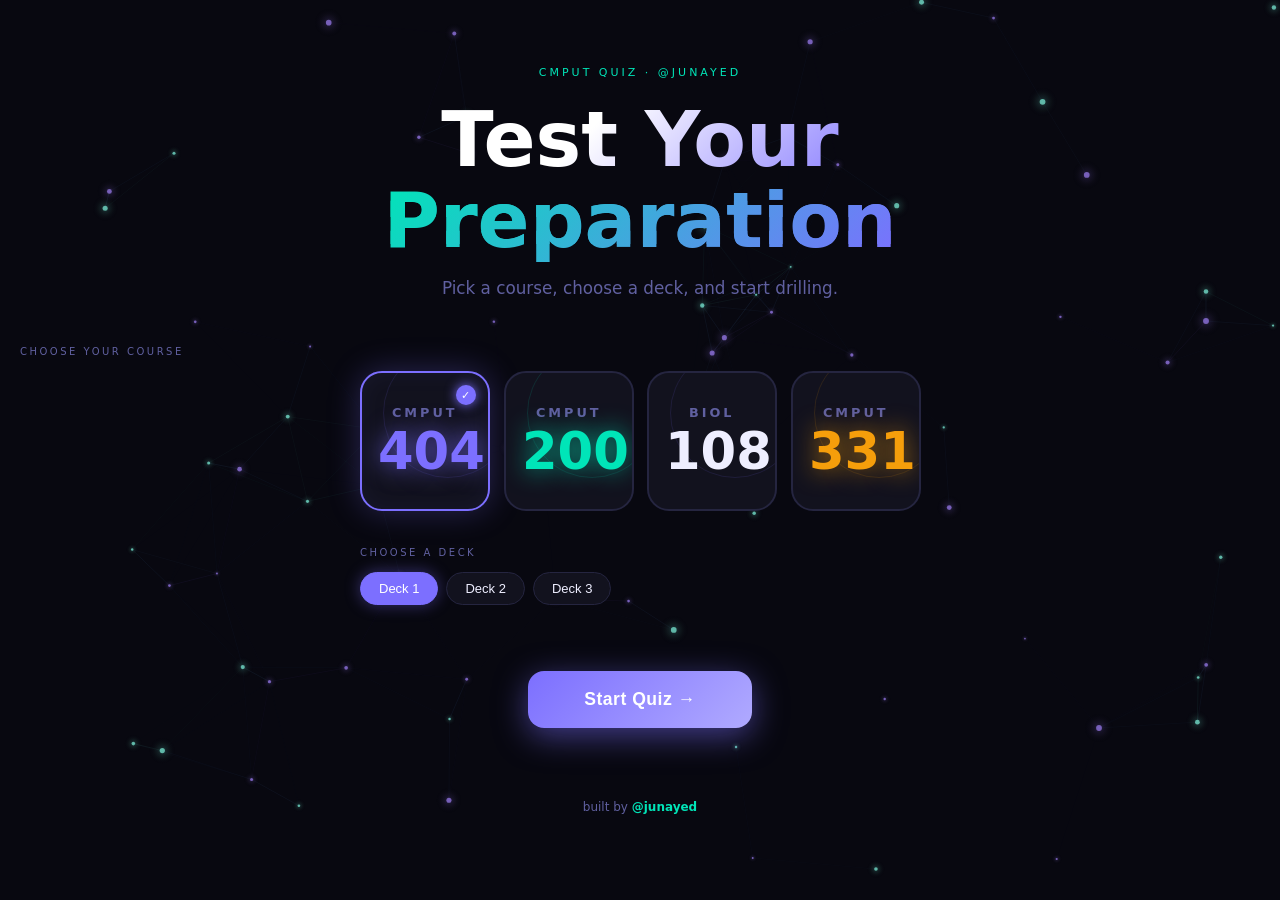
<file: index.html>
<!DOCTYPE html>
<html lang="en">
<head>
<meta charset="UTF-8">
<meta name="viewport" content="width=device-width, initial-scale=1.0">
<title>Cmput Quiz · @junayed</title>
<style>
*, *::before, *::after { box-sizing: border-box; margin: 0; padding: 0; }

:root {
  --bg:      #080810;
  --surface: #12121e;
  --surface2:#1a1a2a;
  --border:  #252540;
  --accent:  #7c6fff;
  --accent2: #00e5b8;
  --amber:   #f59e0b;
  --coral:   #ff4d6d;
  --text:    #eeeeff;
  --muted:   #6060a0;
  --correct: #00e096;
  --wrong:   #ff4d6d;
}

body {
  font-family: system-ui, -apple-system, sans-serif;
  background: var(--bg);
  color: var(--text);
  min-height: 100vh;
  overflow-x: hidden;
}

#bgCanvas { position:fixed; inset:0; z-index:0; pointer-events:none; }
#fxCanvas { position:fixed; inset:0; z-index:1000; pointer-events:none; }
#landing, #quiz { position:relative; z-index:1; }

/* ══════════ LANDING ══════════ */
#landing {
  min-height: 100vh;
  display: flex;
  flex-direction: column;
  align-items: center;
  justify-content: center;
  padding: 40px 20px 60px;
}

.hero-tag {
  font-size: 11px; color: var(--accent2);
  letter-spacing: 3px; text-transform: uppercase;
  margin-bottom: 20px;
  opacity: 0; animation: fadeDown .6s .15s forwards;
}
@keyframes fadeDown {
  from { opacity:0; transform:translateY(-12px); }
  to   { opacity:1; transform:translateY(0); }
}

.hero-title {
  font-size: clamp(2.6rem, 8vw, 4.8rem);
  font-weight: 900; text-align: center; line-height: 1.06;
  margin-bottom: 16px;
  opacity: 0; animation: fadeDown .6s .3s forwards;
}
.hero-title .line1 {
  display: block;
  background: linear-gradient(135deg, #fff 40%, var(--accent));
  -webkit-background-clip: text; -webkit-text-fill-color: transparent; background-clip: text;
}
.glitch {
  display: block;
  background: linear-gradient(135deg, var(--accent2), var(--accent));
  -webkit-background-clip: text; -webkit-text-fill-color: transparent; background-clip: text;
  position: relative;
}
.glitch::before, .glitch::after {
  content: attr(data-text); position: absolute; left:0; top:0; width:100%;
  background: linear-gradient(135deg, var(--accent2), var(--accent));
  -webkit-background-clip: text; -webkit-text-fill-color: transparent; background-clip: text;
}
.glitch::before { clip-path:polygon(0 25%,100% 25%,100% 45%,0 45%); animation:glitch1 4s infinite; }
.glitch::after  { clip-path:polygon(0 62%,100% 62%,100% 78%,0 78%); animation:glitch2 4s infinite; }
@keyframes glitch1 {
  0%,88%,100%{transform:translateX(0)}89%{transform:translateX(-5px);filter:hue-rotate(80deg)}
  91%{transform:translateX(5px)}93%{transform:translateX(-2px)}95%{transform:translateX(0)}
}
@keyframes glitch2 {
  0%,86%,100%{transform:translateX(0)}87%{transform:translateX(5px);filter:hue-rotate(-80deg)}
  90%{transform:translateX(-4px)}93%{transform:translateX(2px)}95%{transform:translateX(0)}
}

.hero-sub {
  font-size: 1.05rem; color: var(--muted); text-align: center;
  margin-bottom: 48px;
  opacity: 0; animation: fadeDown .6s .5s forwards;
}

.section-label {
  font-size: 10px; color: var(--muted);
  text-transform: uppercase; letter-spacing: 2.5px;
  margin-bottom: 14px;
  align-self: flex-start; max-width: 560px; width: 100%;
}

/* ── course cards ── */
.course-cards {
  display: flex; gap: 14px; margin-bottom: 36px; flex-wrap: wrap;
  justify-content: center; width: 100%; max-width: 560px;
}
.course-card {
  flex:1; min-width:120px; padding:32px 16px;
  background:var(--surface); border:2px solid var(--border);
  border-radius:22px; cursor:pointer; text-align:center;
  position:relative; overflow:hidden; will-change:transform;
}
.course-card::before {
  content:''; position:absolute; width:130px; height:130px;
  border-radius:50%; border:1px solid rgba(124,111,255,.12);
  top:-25px; right:-25px; animation:spin 9s linear infinite; pointer-events:none;
}
.course-card[data-course="200"]::before { border-color:rgba(0,229,184,.12); animation-direction:reverse; }
@keyframes spin { to{transform:rotate(360deg)} }
.course-card .shine {
  position:absolute; inset:0;
  background:radial-gradient(circle at 50% 50%,rgba(255,255,255,.14),transparent 70%);
  opacity:0; pointer-events:none; border-radius:inherit;
}
.course-card.active {
  border-color:var(--accent);
  box-shadow:0 0 32px rgba(124,111,255,.28),inset 0 0 24px rgba(124,111,255,.06);
}
.course-card[data-course="200"].active {
  border-color:var(--accent2);
  box-shadow:0 0 32px rgba(0,229,184,.28),inset 0 0 24px rgba(0,229,184,.06);
}
.c-check {
  position:absolute; top:12px; right:12px;
  width:20px; height:20px; border-radius:50%;
  background:var(--accent); display:none; align-items:center; justify-content:center;
  z-index:2; box-shadow:0 0 12px var(--accent);
}
.course-card[data-course="200"] .c-check{background:var(--accent2);box-shadow:0 0 12px var(--accent2)}
.course-card[data-course="331"] .c-check{background:var(--amber);box-shadow:0 0 12px var(--amber)}
.course-card.active .c-check{display:flex}
.c-check::after{content:'✓';font-size:11px;color:#fff;font-weight:900}
.c-num{font-size:.8rem;font-weight:800;letter-spacing:3px;color:var(--muted);margin-bottom:6px;position:relative;z-index:1}
.c-course-num{font-size:3.2rem;font-weight:900;line-height:1;position:relative;z-index:1;transition:transform .3s}
.course-card:hover .c-course-num{transform:scale(1.08)}
.course-card[data-course="404"] .c-course-num{color:var(--accent);text-shadow:0 0 24px rgba(124,111,255,.7)}
.course-card[data-course="200"] .c-course-num{color:var(--accent2);text-shadow:0 0 24px rgba(0,229,184,.7)}
.course-card[data-course="331"] .c-course-num{color:var(--amber);text-shadow:0 0 24px rgba(245,158,11,.7)}
.course-card[data-course="331"]::before { border-color:rgba(245,158,11,.12); }
.course-card[data-course="331"].active {
  border-color:var(--amber);
  box-shadow:0 0 32px rgba(245,158,11,.28),inset 0 0 24px rgba(245,158,11,.06);
}

/* ── step panels (animated in/out) ── */
.step-panel {
  width: 100%; max-width: 560px;
  transition: opacity .25s ease, transform .25s ease;
}
.step-panel.hidden {
  opacity: 0; transform: translateY(10px); pointer-events: none; height: 0; overflow: hidden; margin: 0;
}

/* ── category cards ── */
.cat-cards {
  display: flex; gap: 14px; margin-bottom: 10px;
  justify-content: center; flex-wrap: wrap;
}
.cat-card {
  flex:1; min-width:130px; max-width:160px;
  padding:22px 14px; background:var(--surface);
  border:2px solid var(--border); border-radius:18px;
  cursor:pointer; text-align:center;
  position:relative; overflow:hidden; will-change:transform;
  transition:border-color .2s, box-shadow .2s;
}
.cat-card .shine{position:absolute;inset:0;background:radial-gradient(circle at 50% 50%,rgba(255,255,255,.14),transparent 70%);opacity:0;pointer-events:none;border-radius:inherit}
.cat-card .cat-icon{font-size:1.8rem;margin-bottom:8px;position:relative;z-index:1}
.cat-card .cat-label{font-size:.9rem;font-weight:800;position:relative;z-index:1}
.cat-card .cat-sub{font-size:.72rem;color:var(--muted);margin-top:4px;position:relative;z-index:1}

.cat-card[data-cat="sessions"]{ --cc:var(--accent); }
.cat-card[data-cat="midterm"] { --cc:var(--amber); }
.cat-card[data-cat="final"]   { --cc:var(--coral); }

.cat-card:hover { border-color:var(--cc); }
.cat-card.active {
  border-color:var(--cc);
  box-shadow:0 0 24px rgba(0,0,0,.1), 0 0 0 1px var(--cc);
}
.cat-card[data-cat="sessions"] .cat-icon { color:var(--accent); text-shadow:0 0 16px rgba(124,111,255,.8); }
.cat-card[data-cat="midterm"]  .cat-icon { color:var(--amber);  text-shadow:0 0 16px rgba(245,158,11,.8); }
.cat-card[data-cat="final"]    .cat-icon { color:var(--coral);  text-shadow:0 0 16px rgba(255,77,109,.8); }

/* ── deck / session chips ── */
.deck-row {
  display:flex; gap:8px; flex-wrap:wrap;
  justify-content:flex-start; margin-bottom:10px;
}
.deck-chip {
  padding:8px 18px; border-radius:999px;
  border:1.5px solid var(--border); background:var(--surface);
  color:var(--text); cursor:pointer; font-size:13px; font-weight:500;
  transition:all .2s;
}
.deck-chip:hover{border-color:var(--chip-color,var(--accent));color:var(--chip-color,var(--accent))}
.deck-chip.active{
  background:var(--chip-color,var(--accent));
  border-color:var(--chip-color,var(--accent));
  color:#fff;
  box-shadow:0 0 16px rgba(124,111,255,.4);
}

/* ── timer notice badge ── */
#timer-notice {
  display:flex; align-items:center; gap:10px;
  padding:12px 18px; background:rgba(255,77,109,.1);
  border:1.5px solid rgba(255,77,109,.35); border-radius:12px;
  margin-bottom:20px; font-size:.88rem; color:#ff8099;
  width:100%; max-width:560px;
}
#timer-notice .tn-icon{font-size:1.2rem}
#timer-notice strong{color:var(--coral)}

/* ── start button ── */
.start-btn {
  padding:18px 56px; font-size:1.1rem; font-weight:800;
  background:linear-gradient(135deg,var(--accent),#b0aaff);
  color:#fff; border:none; border-radius:16px; cursor:pointer;
  transition:transform .2s, box-shadow .2s;
  box-shadow:0 8px 32px rgba(124,111,255,.5);
  letter-spacing:.5px; animation:pulse-glow 2.8s ease-in-out infinite;
  position:relative; overflow:hidden; margin-top:10px;
}
@keyframes pulse-glow {
  0%,100%{box-shadow:0 8px 32px rgba(124,111,255,.5)}
  50%{box-shadow:0 8px 48px rgba(124,111,255,.8),0 0 0 8px rgba(124,111,255,.08)}
}
.start-btn:hover{transform:translateY(-4px) scale(1.03)}
.start-btn:active{transform:scale(.97)}
.start-btn.disabled{opacity:.4;cursor:not-allowed;animation:none;transform:none!important}
.lab-launch{display:none;background:linear-gradient(135deg,#39754f,#8dbb73);box-shadow:0 8px 32px rgba(57,117,79,.4)}
.lab-launch.visible{display:inline-block}

.ripple{
  position:absolute;border-radius:50%;transform:scale(0);
  background:rgba(255,255,255,.35);animation:ripple-anim .6s linear;pointer-events:none;
}
@keyframes ripple-anim{to{transform:scale(4);opacity:0}}

/* ══════════ QUIZ ══════════ */
#quiz{display:none;min-height:100vh;padding:0 20px 60px}

.quiz-header{
  display:flex; align-items:center; justify-content:space-between;
  padding:16px 0 20px; max-width:800px; margin:0 auto 24px;
  border-bottom:1px solid var(--border); gap:12px;
}
.back-btn{
  background:none; border:1.5px solid var(--border); color:var(--muted);
  padding:8px 14px; border-radius:8px; cursor:pointer; font-size:13px;
  transition:all .2s; white-space:nowrap; flex-shrink:0;
}
.back-btn:hover{border-color:var(--accent);color:var(--accent);box-shadow:0 0 12px rgba(124,111,255,.3)}
.quiz-title-bar{font-size:13px;color:var(--muted);flex:1;text-align:center}
.quiz-title-bar strong{color:var(--text)}

/* timer in header */
#timerDisplay{
  font-size:1rem; font-weight:800; letter-spacing:1px;
  color:var(--accent2); display:none; white-space:nowrap;
  padding:6px 14px; border:1.5px solid rgba(0,229,184,.3);
  border-radius:8px; background:rgba(0,229,184,.07);
  transition:color .3s, border-color .3s, background .3s;
}
#timerDisplay.warning{
  color:var(--coral); border-color:rgba(255,77,109,.5);
  background:rgba(255,77,109,.1); animation:timer-pulse .8s ease-in-out infinite;
}
@keyframes timer-pulse{0%,100%{opacity:1}50%{opacity:.6}}

.handle{font-size:13px;color:var(--accent2);font-weight:800;letter-spacing:.5px;flex-shrink:0}

.wrap{max-width:800px;margin:0 auto}

/* progress */
.prog-wrap{display:flex;align-items:center;gap:14px;margin-bottom:22px}
.prog-label{font-size:13px;color:var(--muted);white-space:nowrap;min-width:80px}
.prog-track{flex:1;height:6px;background:var(--surface2);border-radius:999px;overflow:visible;position:relative}
.prog-fill{
  height:100%;background:linear-gradient(90deg,var(--accent),var(--accent2));
  border-radius:999px;transition:width .4s cubic-bezier(.4,0,.2,1);position:relative;
  box-shadow:0 0 12px rgba(124,111,255,.6);
}
.prog-fill::after{
  content:'';position:absolute;right:-5px;top:50%;transform:translateY(-50%);
  width:13px;height:13px;border-radius:50%;background:var(--accent2);
  box-shadow:0 0 10px var(--accent2),0 0 20px var(--accent2);
}

/* time bar (elapsed / remaining) — CMPUT 331 timed attempts */
.time-bar-wrap{display:none;margin-bottom:22px}
.time-bar-track{
  height:10px;background:var(--surface2);border-radius:999px;
  overflow:hidden;position:relative;border:1px solid var(--border);
}
.time-bar-fill{
  height:100%;width:0%;background:linear-gradient(90deg,var(--accent2),var(--accent));
  border-radius:999px;transition:width 1s linear,background .4s;
}
.time-bar-wrap.warning .time-bar-fill{background:linear-gradient(90deg,var(--amber),var(--coral))}
.time-bar-labels{
  display:flex;justify-content:space-between;margin-top:6px;
  font-size:11px;color:var(--muted);letter-spacing:.3px;
}
.time-bar-labels strong{color:var(--text);font-weight:700}

/* stat cards */
.stats-row{display:grid;grid-template-columns:repeat(4,1fr);gap:10px;margin-bottom:22px}
.stat-card{
  background:var(--surface);border:1px solid var(--border);border-radius:14px;
  padding:14px 10px;text-align:center;transition:transform .2s,box-shadow .2s;
}
.stat-card:hover{transform:translateY(-3px);box-shadow:0 6px 24px rgba(0,0,0,.4)}
.stat-card .val{font-size:1.7rem;font-weight:900;transition:transform .25s}
.stat-card .key{font-size:10px;color:var(--muted);text-transform:uppercase;letter-spacing:1.2px;margin-top:4px}
.stat-card.s-correct .val{color:var(--correct);text-shadow:0 0 14px rgba(0,224,150,.5)}
.stat-card.s-score   .val{color:var(--accent2);text-shadow:0 0 14px rgba(0,229,184,.5)}

/* question */
.q-meta{display:flex;align-items:center;justify-content:space-between;margin-bottom:10px}
.q-num{font-size:11px;color:var(--muted);text-transform:uppercase;letter-spacing:1.5px}

.flip-wrap{perspective:1400px;margin-bottom:14px}
.q-card{
  background:var(--surface);border:1px solid var(--border);
  border-radius:20px;padding:30px 28px 24px;
  position:relative;will-change:transform;transition:box-shadow .3s;
}
.q-card:hover{box-shadow:0 20px 60px rgba(0,0,0,.5),0 0 0 1px rgba(124,111,255,.15)}

.q-img{
  width:100%;max-width:420px;border-radius:10px;
  margin-bottom:16px;border:1px solid var(--border);
  display:block;
}

.q-text{font-size:1.05rem;line-height:1.7;margin-bottom:22px}

.opt-btn{
  display:flex;align-items:center;gap:12px;width:100%;
  margin:8px 0;padding:15px 18px;border-radius:12px;
  border:1.5px solid var(--border);background:var(--surface2);
  color:var(--text);cursor:pointer;text-align:left;font-size:.93rem;
  line-height:1.45;transition:border-color .15s,background .15s,transform .18s,box-shadow .18s;
  position:relative;overflow:hidden;
}
.opt-btn::before{content:'';position:absolute;inset:0;background:linear-gradient(135deg,rgba(124,111,255,.1),transparent);opacity:0;transition:opacity .2s}
.opt-btn:hover:not(:disabled)::before{opacity:1}
.opt-btn:hover:not(:disabled){border-color:var(--accent);transform:translateX(6px) translateY(-1px);box-shadow:-4px 4px 20px rgba(124,111,255,.2)}
.opt-btn .badge{
  min-width:30px;height:30px;border-radius:8px;background:var(--surface);
  border:1px solid var(--border);display:flex;align-items:center;justify-content:center;
  font-size:11px;font-weight:800;color:var(--muted);flex-shrink:0;transition:all .2s;
}
.opt-btn.selected       {border-color:var(--accent);background:rgba(124,111,255,.12)}
.opt-btn.selected .badge{background:var(--accent);border-color:var(--accent);color:#fff;box-shadow:0 0 10px var(--accent)}
.opt-btn.correct        {border-color:var(--correct);background:rgba(0,224,150,.1);animation:correctPop .4s ease}
.opt-btn.correct .badge {background:var(--correct);border-color:var(--correct);color:#fff;box-shadow:0 0 14px var(--correct)}
@keyframes correctPop{0%{transform:scale(1)}40%{transform:scale(1.03) translateX(4px)}100%{transform:scale(1)}}
.opt-btn.wrong          {border-color:var(--wrong);background:rgba(255,77,109,.1);animation:shake .4s ease}
.opt-btn.wrong .badge   {background:var(--wrong);border-color:var(--wrong);color:#fff;box-shadow:0 0 14px var(--wrong)}
@keyframes shake{0%,100%{transform:translateX(0)}20%{transform:translateX(-8px)}40%{transform:translateX(8px)}60%{transform:translateX(-5px)}80%{transform:translateX(5px)}}
.opt-btn:disabled{cursor:default}

.nav{display:flex;gap:10px;justify-content:space-between}
.nav-btn{
  padding:14px 32px;border-radius:12px;border:1.5px solid var(--border);
  background:var(--surface);color:var(--text);font-size:14px;font-weight:700;
  cursor:pointer;transition:all .2s;position:relative;overflow:hidden;
}
.nav-btn:hover:not(:disabled){border-color:var(--accent);color:var(--accent);box-shadow:0 0 20px rgba(124,111,255,.25);transform:translateY(-2px)}
.nav-btn.primary{background:linear-gradient(135deg,var(--accent),#a09aff);border-color:var(--accent);color:#fff;box-shadow:0 4px 20px rgba(124,111,255,.4)}
.nav-btn.primary:hover:not(:disabled){transform:translateY(-3px);box-shadow:0 8px 28px rgba(124,111,255,.55);color:#fff}
.nav-btn:disabled{opacity:.3;cursor:not-allowed;transform:none;box-shadow:none}

/* time's up overlay */
#timesup{
  position:fixed;inset:0;z-index:900;
  background:rgba(8,8,16,.92);backdrop-filter:blur(8px);
  display:none;flex-direction:column;align-items:center;justify-content:center;
  gap:16px;
}
#timesup .tu-icon{font-size:4rem;animation:tu-bounce .6s ease infinite alternate}
@keyframes tu-bounce{from{transform:translateY(0)}to{transform:translateY(-12px)}}
#timesup h2{font-size:2.5rem;font-weight:900;color:var(--coral)}
#timesup p{color:var(--muted);font-size:1rem}
#timesup button{
  padding:14px 36px;border-radius:12px;
  background:linear-gradient(135deg,var(--accent),#a09aff);
  color:#fff;border:none;font-size:1rem;font-weight:700;cursor:pointer;
  margin-top:8px;transition:transform .2s;
}
#timesup button:hover{transform:translateY(-3px)}

/* auth gate overlay */
#authOverlay{
  position:fixed;inset:0;z-index:950;
  background:rgba(8,8,16,.92);backdrop-filter:blur(8px);
  display:none;align-items:center;justify-content:center;
  padding:20px;
}
.auth-box{
  width:100%;max-width:380px;background:var(--surface);
  border:1.5px solid var(--border);border-radius:20px;
  padding:32px 28px;position:relative;
}
.auth-box h2{font-size:1.4rem;font-weight:900;margin-bottom:6px}
.auth-box .auth-sub{font-size:.85rem;color:var(--muted);margin-bottom:22px}
.auth-field{margin-bottom:14px}
.auth-field label{display:block;font-size:11px;color:var(--muted);text-transform:uppercase;letter-spacing:1.2px;margin-bottom:6px}
.auth-field input{
  width:100%;padding:13px 14px;border-radius:10px;
  border:1.5px solid var(--border);background:var(--surface2);
  color:var(--text);font-size:.95rem;outline:none;
  transition:border-color .2s,box-shadow .2s;
}
.auth-field input:focus{border-color:var(--accent);box-shadow:0 0 0 3px rgba(124,111,255,.15)}
.auth-error{
  color:var(--coral);font-size:.82rem;min-height:18px;margin-bottom:8px;
}
.auth-actions{display:flex;gap:10px;margin-top:8px}
.auth-actions button{
  flex:1;padding:13px;border-radius:10px;font-size:.92rem;font-weight:700;cursor:pointer;
  border:1.5px solid var(--border);background:transparent;color:var(--muted);transition:all .2s;
}
.auth-actions button.primary{
  background:linear-gradient(135deg,var(--accent),#a09aff);border-color:var(--accent);color:#fff;
}
.auth-actions button:hover{transform:translateY(-2px)}
.auth-close{
  position:absolute;top:16px;right:18px;background:none;border:none;
  color:var(--muted);font-size:1.3rem;cursor:pointer;line-height:1;
}

#overlay{
  position:fixed;inset:0;background:linear-gradient(135deg,var(--accent),#3d2ea0);
  z-index:500;transform:scaleY(0);transform-origin:bottom;pointer-events:none;
}

.footer-credit{text-align:center;padding:28px 0 0;font-size:12px;color:var(--muted)}
.footer-credit span{color:var(--accent2);font-weight:700}

@media(max-width:560px){
  .stats-row{grid-template-columns:repeat(2,1fr)}
  .quiz-title-bar{display:none}
  .q-card{padding:20px 16px 16px}
  .cat-cards{gap:10px}
  .cat-card{min-width:100px;padding:18px 10px}
}
</style>
</head>
<body>

<canvas id="bgCanvas"></canvas>
<canvas id="fxCanvas"></canvas>
<div id="overlay"></div>

<!-- ══════════════ LANDING ══════════════ -->
<div id="landing">
  <p class="hero-tag">Cmput Quiz · @junayed</p>
  <h1 class="hero-title">
    <span class="line1">Test Your</span>
    <span class="glitch" data-text="Preparation">Preparation</span>
  </h1>
  <p class="hero-sub">Pick a course, choose a deck, and start drilling.</p>

  <!-- Step 1: Course -->
  <p class="section-label">Choose your course</p>
  <div class="course-cards">
    <div class="course-card active" data-course="404" onclick="selectCourse('404')">
      <div class="shine"></div><div class="c-check"></div>
      <div class="c-num">CMPUT</div><div class="c-course-num">404</div>
    </div>
    <div class="course-card" data-course="200" onclick="selectCourse('200')">
      <div class="shine"></div><div class="c-check"></div>
      <div class="c-num">CMPUT</div><div class="c-course-num">200</div>
    </div>
    <div class="course-card" data-course="biol108" onclick="selectCourse('biol108')">
      <div class="shine"></div><div class="c-check"></div>
      <div class="c-num">BIOL</div><div class="c-course-num">108</div>
    </div>
    <div class="course-card" data-course="331" onclick="selectCourse('331')">
      <div class="shine"></div><div class="c-check"></div>
      <div class="c-num">CMPUT</div><div class="c-course-num">331</div>
    </div>
  </div>

  <!-- Step 2a: Category (200 only) -->
  <div id="catStep" class="step-panel hidden">
    <p class="section-label">Choose a category</p>
    <div class="cat-cards">
      <div class="cat-card" data-cat="sessions" onclick="selectCategory('sessions')">
        <div class="shine"></div>
        <div class="cat-icon">◈</div>
        <div class="cat-label">Sessions</div>
        <div class="cat-sub">Practice questions</div>
      </div>
      <div class="cat-card" data-cat="midterm" onclick="selectCategory('midterm')">
        <div class="shine"></div>
        <div class="cat-icon">◇</div>
        <div class="cat-label">Midterm</div>
        <div class="cat-sub">23 questions</div>
      </div>
      <div class="cat-card" data-cat="final" onclick="selectCategory('final')">
        <div class="shine"></div>
        <div class="cat-icon">◆</div>
        <div class="cat-label">Final</div>
        <div class="cat-sub">Timed · 1h 30m</div>
      </div>
    </div>
  </div>

  <!-- Step 2b: Deck / Session / Set chips -->
  <div id="deckStep" class="step-panel">
    <p class="section-label" id="deckStepLabel">Choose a deck</p>
    <div class="deck-row" id="landingDecks"></div>
    <button class="start-btn lab-launch" id="openLabBtn" onclick="openLabExam()">Open Microscopy Lab Exam →</button>
  </div>

  <!-- Step 2c: Attempt chips (CMPUT 331 only) -->
  <div id="attemptStep" class="step-panel hidden">
    <p class="section-label">Choose your attempt</p>
    <div class="deck-row" id="landingAttempts"></div>
  </div>

  <!-- Timer notice (finals + CMPUT 331) -->
  <div id="timer-notice" class="step-panel hidden">
    <div id="timer-notice-inner" style="display:flex;align-items:center;gap:10px;padding:12px 18px;background:rgba(255,77,109,.1);border:1.5px solid rgba(255,77,109,.35);border-radius:12px;font-size:.88rem;color:#ff8099;width:100%">
      <span style="font-size:1.2rem">⏱</span>
      <span id="timer-notice-text">This is a <strong style="color:var(--coral)">timed exam</strong> — 1 hour 30 minutes. Timer starts when you begin and resets if you go home.</span>
    </div>
  </div>

  <button class="start-btn disabled" id="startBtn" onclick="onStartClick()">Start Quiz →</button>
  <div class="footer-credit" style="margin-top:44px">built by <span>@junayed</span></div>
</div>

<!-- ══════════════ QUIZ ══════════════ -->
<div id="quiz">
  <div class="quiz-header">
    <button class="back-btn" onclick="goHome()">← Home</button>
    <div class="quiz-title-bar">
      <strong id="hdr-course"></strong> · <span id="hdr-deck"></span>
    </div>
    <div id="timerDisplay">1:30:00</div>
    <div class="handle">@junayed</div>
  </div>

  <div class="wrap">
    <div class="time-bar-wrap" id="timeBarWrap">
      <div class="time-bar-track"><div class="time-bar-fill" id="timeBarFill"></div></div>
      <div class="time-bar-labels">
        <span>Elapsed <strong id="timeElapsedLabel">0:00</strong></span>
        <span>Remaining <strong id="timeRemainingLabel">—</strong></span>
      </div>
    </div>

    <div class="prog-wrap">
      <span class="prog-label" id="progress">Q 1 / —</span>
      <div class="prog-track"><div class="prog-fill" id="progFill" style="width:0%"></div></div>
    </div>

    <div class="stats-row">
      <div class="stat-card s-correct"><div class="val" id="stat-correct">0</div><div class="key">Correct</div></div>
      <div class="stat-card"><div class="val" id="stat-answered">0</div><div class="key">Answered</div></div>
      <div class="stat-card"><div class="val" id="stat-remaining">—</div><div class="key">Remaining</div></div>
      <div class="stat-card s-score"><div class="val" id="stat-score">—</div><div class="key">Score</div></div>
    </div>

    <div class="q-meta"><span class="q-num" id="q-num-label"></span></div>
    <div class="flip-wrap">
      <div class="q-card" id="qCard">
        <div class="q-text" id="question"></div>
        <div id="options"></div>
      </div>
    </div>

    <div class="nav">
      <button class="nav-btn" id="btnPrev" onclick="prev()">← Prev</button>
      <button class="nav-btn primary" id="btnNext" onclick="next()">Next →</button>
    </div>
    <div class="footer-credit">built by <span>@junayed</span></div>
  </div>
</div>

<!-- Time's Up overlay -->
<div id="timesup">
  <div class="tu-icon">⏰</div>
  <h2>Time's Up!</h2>
  <p id="timesup-text">Your 1h 30m final exam session has ended.</p>
  <button onclick="goHome()">← Go Home</button>
</div>

<!-- Auth gate overlay -->
<div id="authOverlay">
  <div class="auth-box">
    <button class="auth-close" onclick="closeAuthModal()">&times;</button>
    <h2>Access Required</h2>
    <p class="auth-sub">Enter your name and the access password to start this set.</p>
    <div class="auth-field">
      <label for="authName">Your name</label>
      <input type="text" id="authName" autocomplete="off" placeholder="e.g. Junayed">
    </div>
    <div class="auth-field">
      <label for="authPass">Password</label>
      <input type="password" id="authPass" autocomplete="off" placeholder="••••••••">
    </div>
    <div class="auth-error" id="authError"></div>
    <div class="auth-actions">
      <button onclick="closeAuthModal()">Cancel</button>
      <button class="primary" onclick="submitAuth()">Continue →</button>
    </div>
  </div>
</div>

<script>
// ════════════════════════════════════════
//  BG CANVAS — network nodes
// ════════════════════════════════════════
const bgC = document.getElementById('bgCanvas');
const bgX = bgC.getContext('2d');
const fxC = document.getElementById('fxCanvas');
const fxX = fxC.getContext('2d');
let W, H;
function resize(){W=bgC.width=fxC.width=window.innerWidth;H=bgC.height=fxC.height=window.innerHeight}
window.addEventListener('resize',resize); resize();

const NODES = Array.from({length:75},()=>({
  x:Math.random()*window.innerWidth, y:Math.random()*window.innerHeight,
  vx:(Math.random()-.5)*.45, vy:(Math.random()-.5)*.45,
  r:Math.random()*2.2+.8, hue:Math.random()<.55?256:168
}));
const mouse={x:W/2,y:H/2};
window.addEventListener('mousemove',e=>{mouse.x=e.clientX;mouse.y=e.clientY});

(function drawBg(){
  bgX.clearRect(0,0,W,H);
  NODES.forEach(n=>{
    n.x+=n.vx; n.y+=n.vy;
    if(n.x<0||n.x>W)n.vx*=-1; if(n.y<0||n.y>H)n.vy*=-1;
    const dx=n.x-mouse.x,dy=n.y-mouse.y,d=Math.hypot(dx,dy);
    if(d<130){n.x+=(dx/d)*.6;n.y+=(dy/d)*.6}
  });
  for(let i=0;i<NODES.length;i++)for(let j=i+1;j<NODES.length;j++){
    const a=NODES[i],b=NODES[j],d=Math.hypot(a.x-b.x,a.y-b.y);
    if(d<150){bgX.beginPath();bgX.moveTo(a.x,a.y);bgX.lineTo(b.x,b.y);bgX.strokeStyle=`hsla(${(a.hue+b.hue)/2},70%,65%,${(1-d/150)*.13})`;bgX.lineWidth=.7;bgX.stroke()}
  }
  NODES.forEach(n=>{
    const g=bgX.createRadialGradient(n.x,n.y,0,n.x,n.y,n.r*5);
    g.addColorStop(0,`hsla(${n.hue},80%,70%,.22)`);g.addColorStop(1,'transparent');
    bgX.beginPath();bgX.arc(n.x,n.y,n.r*5,0,Math.PI*2);bgX.fillStyle=g;bgX.fill();
    bgX.beginPath();bgX.arc(n.x,n.y,n.r,0,Math.PI*2);bgX.fillStyle=`hsla(${n.hue},80%,72%,.7)`;bgX.fill();
  });
  requestAnimationFrame(drawBg);
})();

// ════════════════════════════════════════
//  FX CANVAS — particles
// ════════════════════════════════════════
let particles=[];
function burst(x,y,color,n=30){
  for(let i=0;i<n;i++){
    const angle=(Math.PI*2*i/n)+Math.random()*.6,spd=Math.random()*7+2;
    particles.push({x,y,vx:Math.cos(angle)*spd,vy:Math.sin(angle)*spd,r:Math.random()*4+2,life:1,decay:.02+Math.random()*.02,color});
  }
}
(function drawFx(){
  fxX.clearRect(0,0,W,H);
  particles=particles.filter(p=>p.life>0);
  particles.forEach(p=>{
    p.x+=p.vx;p.y+=p.vy;p.vy+=.18;p.vx*=.97;p.life-=p.decay;
    fxX.globalAlpha=Math.max(0,p.life);
    fxX.beginPath();fxX.arc(p.x,p.y,p.r*p.life,0,Math.PI*2);fxX.fillStyle=p.color;fxX.fill();
  });
  fxX.globalAlpha=1;
  requestAnimationFrame(drawFx);
})();

// ════════════════════════════════════════
//  3D TILT helpers
// ════════════════════════════════════════
function addTilt(card, maxDeg=22){
  card.addEventListener('mousemove',e=>{
    const r=card.getBoundingClientRect();
    const x=(e.clientX-r.left)/r.width-.5, y=(e.clientY-r.top)/r.height-.5;
    card.style.transition='border-color .3s,box-shadow .3s';
    card.style.transform=`perspective(700px) rotateX(${-y*maxDeg}deg) rotateY(${x*maxDeg}deg) scale(1.06) translateZ(10px)`;
    const shine=card.querySelector('.shine');
    if(shine){shine.style.background=`radial-gradient(circle at ${(x+.5)*100}% ${(y+.5)*100}%,rgba(255,255,255,.2),transparent 65%)`;shine.style.opacity='1'}
  });
  card.addEventListener('mouseleave',()=>{
    card.style.transition='transform .5s ease,border-color .3s,box-shadow .3s';
    card.style.transform='';
    const shine=card.querySelector('.shine');
    if(shine)shine.style.opacity='0';
  });
}
document.querySelectorAll('.course-card').forEach(c=>addTilt(c,22));
document.querySelectorAll('.cat-card').forEach(c=>addTilt(c,18));

// question card subtle tilt
const qCard=document.getElementById('qCard');
let tiltLocked=false;
qCard.addEventListener('mousemove',e=>{
  if(tiltLocked)return;
  const r=qCard.getBoundingClientRect();
  const x=(e.clientX-r.left)/r.width-.5, y=(e.clientY-r.top)/r.height-.5;
  qCard.style.transition='box-shadow .3s';
  qCard.style.transform=`perspective(1000px) rotateX(${-y*7}deg) rotateY(${x*7}deg)`;
});
qCard.addEventListener('mouseleave',()=>{
  if(tiltLocked)return;
  qCard.style.transition='transform .5s ease,box-shadow .3s';
  qCard.style.transform='';
});

// start btn ripple
document.getElementById('startBtn').addEventListener('click',e=>{
  const btn=e.currentTarget; if(btn.classList.contains('disabled'))return;
  const r=btn.getBoundingClientRect(),sz=Math.max(btn.offsetWidth,btn.offsetHeight);
  const el=document.createElement('span');
  el.className='ripple';
  el.style.cssText=`width:${sz}px;height:${sz}px;left:${e.clientX-r.left-sz/2}px;top:${e.clientY-r.top-sz/2}px`;
  btn.appendChild(el);setTimeout(()=>el.remove(),600);
});

// ════════════════════════════════════════
//  DATA
// ════════════════════════════════════════
const SESSIONS = [
  {value:'mix',          label:'Mix'},
  {value:'session2',     label:'Session 2'},
  {value:'session3',     label:'Session 3'},
  {value:'session4',     label:'Session 4'},
  {value:'session5',     label:'Session 5'},
  {value:'session6',     label:'Session 6'},
  {value:'session7',     label:'Session 7'},
  {value:'session8',     label:'Session 8'},
  {value:'session9',     label:'Session 9'},
  {value:'session10',    label:'Session 10'},
  {value:'session11',    label:'Session 11'},
  {value:'session12set1',label:'Session 12 · S1'},
  {value:'session12set2',label:'Session 12 · S2'},
  {value:'session13set1',label:'Session 13 · S1'},
  {value:'session13set2',label:'Session 13 · S2'},
  {value:'session16',    label:'Session 16'},
  {value:'session17',    label:'Session 17'},
  {value:'session18',    label:'Session 18'},
];
const FINAL_SETS = [
  {value:'finalset1',label:'Set 1'},
  {value:'finalset2',label:'Set 2'},
  {value:'finalset3',label:'Set 3'},
];
const DECKS_404 = [
  {value:'1',label:'Deck 1'},
  {value:'2',label:'Deck 2'},
  {value:'3',label:'Deck 3'},
];
const DECKS_BIOL108 = [
  {value:'quiz1',label:'Quiz 1 (Topics 1-3)'},
  {value:'quiz2',label:'Quiz 2 (Topics 4-7)'},
];
const DECKS_331 = [
  {value:'CMPUT331_Test1_MCQs_Part1',label:'Test 1 · Bank 1'},
  {value:'CMPUT331_Test1_MCQs_Part2',label:'Test 1 · Bank 2'},
  {value:'CMPUT331_Test1_MCQs_Part3',label:'Test 1 · Bank 3'},
  {value:'chapter1-1',               label:'Chapter 1 Quiz'},
];
const ATTEMPTS_331 = [
  {value:1, label:'Attempt 1 · 120 min', minutes:120},
  {value:2, label:'Attempt 2 · 96 min',  minutes:96},
  {value:3, label:'Attempt 3 · 90 min',  minutes:90},
];

let activeCourse   = '404';
let activeCategory = null;   // 'sessions' | 'midterm' | 'final'
let activeDeck     = '1';
let activeFolder   = '400';
let activeAttempt  = 1;      // CMPUT 331 only: 1 | 2 | 3

// ── SHOW / HIDE panels ──
function showPanel(id){
  const el=document.getElementById(id);
  el.classList.remove('hidden');
}
function hidePanel(id){
  const el=document.getElementById(id);
  el.classList.add('hidden');
}
function setStartEnabled(on){
  document.getElementById('startBtn').classList.toggle('disabled',!on);
}

// ── COURSE SELECTION ──
function selectCourse(course){
  activeCourse=course; activeCategory=null;
  document.getElementById('openLabBtn').classList.toggle('visible',course==='biol108');
  document.querySelectorAll('.course-card').forEach(c=>c.classList.toggle('active',c.dataset.course===course));

  if(course==='404'){
    activeFolder='400';
    hidePanel('catStep');
    hidePanel('attemptStep');
    hidePanel('timer-notice');
    document.getElementById('deckStepLabel').textContent='Choose a deck';
    renderChips(DECKS_404,'var(--accent)');
    activeDeck=DECKS_404[0].value;
    showPanel('deckStep');
    setStartEnabled(true);
  } else if(course==='biol108'){
    activeFolder='biol108';
    hidePanel('catStep');
    hidePanel('attemptStep');
    hidePanel('timer-notice');
    document.getElementById('deckStepLabel').textContent='Choose a quiz';
    renderChips(DECKS_BIOL108,'var(--accent)');
    activeDeck=DECKS_BIOL108[0].value;
    showPanel('deckStep');
    setStartEnabled(true);
  } else if(course==='331'){
    activeFolder='CMPUT331';
    hidePanel('catStep');
    document.getElementById('deckStepLabel').textContent='Choose a set';
    renderChips(DECKS_331,'var(--amber)');
    activeDeck=DECKS_331[0].value;
    showPanel('deckStep');
    renderAttemptChips();
    activeAttempt=1;
    showPanel('attemptStep');
    updateNotice331();
    showPanel('timer-notice');
    setStartEnabled(true);
  } else {
    activeFolder='200';
    hidePanel('deckStep');
    hidePanel('attemptStep');
    hidePanel('timer-notice');
    showPanel('catStep');
    setStartEnabled(false);
  }
}

// ── CATEGORY SELECTION ──
function selectCategory(cat){
  activeCategory=cat; activeDeck=null;
  document.querySelectorAll('.cat-card').forEach(c=>c.classList.toggle('active',c.dataset.cat===cat));

  hidePanel('timer-notice');
  hidePanel('attemptStep');
  if(cat==='sessions'){
    document.getElementById('deckStepLabel').textContent='Choose a session';
    renderChips(SESSIONS,'var(--accent)');
    activeDeck=SESSIONS[0].value;
    showPanel('deckStep');
    setStartEnabled(true);
  } else if(cat==='midterm'){
    hidePanel('deckStep');
    activeDeck='midterm';
    setStartEnabled(true);
  } else if(cat==='final'){
    document.getElementById('deckStepLabel').textContent='Choose a set';
    renderChips(FINAL_SETS,'var(--coral)');
    activeDeck=FINAL_SETS[0].value;
    showPanel('deckStep');
    document.getElementById('timer-notice-text').innerHTML=
      'This is a <strong style="color:var(--coral)">timed exam</strong> — 1 hour 30 minutes. Timer starts when you begin and resets if you go home.';
    showPanel('timer-notice');
    setStartEnabled(true);
  }
}

// ── ATTEMPT SELECTION (CMPUT 331) ──
function renderAttemptChips(){
  const row=document.getElementById('landingAttempts');
  row.innerHTML=ATTEMPTS_331.map((a,i)=>
    `<button class="deck-chip ${i===0?'active':''}" style="--chip-color:var(--amber)"
      onclick="selectAttempt(${a.value},this)">${a.label}</button>`
  ).join('');
}
function selectAttempt(val,el){
  activeAttempt=val;
  document.querySelectorAll('#landingAttempts .deck-chip').forEach(c=>c.classList.remove('active'));
  el.classList.add('active');
  updateNotice331();
}
function updateNotice331(){
  const a=ATTEMPTS_331.find(a=>a.value===activeAttempt)||ATTEMPTS_331[0];
  document.getElementById('timer-notice-text').innerHTML=
    `This is <strong style="color:var(--coral)">${a.label}</strong> — ${a.minutes} minutes. `+
    `Timer starts when you begin and resets if you go home.`;
}

// ── CHIP RENDERING ──
function renderChips(list, chipColor){
  const row=document.getElementById('landingDecks');
  row.innerHTML=list.map((d,i)=>
    `<button class="deck-chip ${i===0?'active':''}" style="--chip-color:${chipColor}"
      onclick="selectDeck('${d.value}',this,'${chipColor}')">${d.label}</button>`
  ).join('');
}
function openLabExam(){
  activeCourse='biol108';
  activeDeck='lab';
  onStartClick();
}

function selectDeck(val,el,chipColor){
  activeDeck=val;
  document.querySelectorAll('.deck-chip').forEach(c=>c.classList.remove('active'));
  el.classList.add('active');
}

// ── TIMER ──
let timerInterval = null;
let timeLeft = 0;
let timeTotal = 0;
let showTimeBar = false;
const FINAL_SECONDS = 90 * 60;

function fmtClock(sec){
  const h=Math.floor(sec/3600);
  const m=Math.floor((sec%3600)/60);
  const s=sec%60;
  return `${h}:${String(m).padStart(2,'0')}:${String(s).padStart(2,'0')}`;
}

function startTimer(totalSeconds, withBar){
  timeTotal = totalSeconds;
  timeLeft = totalSeconds;
  showTimeBar = !!withBar;
  const display = document.getElementById('timerDisplay');
  display.style.display = 'block';
  display.classList.remove('warning');
  document.getElementById('timeBarWrap').style.display = showTimeBar ? 'block' : 'none';
  document.getElementById('timeBarWrap').classList.remove('warning');
  updateTimerDisplay();
  timerInterval = setInterval(()=>{
    timeLeft--;
    updateTimerDisplay();
    if(timeLeft <= 5*60){
      display.classList.add('warning');
      document.getElementById('timeBarWrap').classList.add('warning');
    }
    if(timeLeft <= 0){
      clearInterval(timerInterval); timerInterval=null;
      document.getElementById('timesup').style.display='flex';
    }
  },1000);
}

function stopTimer(){
  if(timerInterval){ clearInterval(timerInterval); timerInterval=null; }
  document.getElementById('timerDisplay').style.display='none';
  document.getElementById('timerDisplay').classList.remove('warning');
  document.getElementById('timeBarWrap').style.display='none';
  document.getElementById('timeBarWrap').classList.remove('warning');
  document.getElementById('timesup').style.display='none';
}

function updateTimerDisplay(){
  document.getElementById('timerDisplay').textContent = fmtClock(timeLeft);
  if(showTimeBar){
    const elapsed = timeTotal - timeLeft;
    const pct = timeTotal>0 ? Math.min(100, (elapsed/timeTotal)*100) : 0;
    document.getElementById('timeBarFill').style.width = pct+'%';
    document.getElementById('timeElapsedLabel').textContent = fmtClock(elapsed);
    document.getElementById('timeRemainingLabel').textContent = fmtClock(timeLeft);
  }
}

// ── WIPE TRANSITION ──
function wipe(cb){
  const ov=document.getElementById('overlay');
  ov.style.transition='transform .32s cubic-bezier(.4,0,.2,1)';
  ov.style.transformOrigin='bottom'; ov.style.transform='scaleY(1)';
  setTimeout(()=>{
    cb();
    ov.style.transformOrigin='top'; ov.style.transform='scaleY(0)';
    setTimeout(()=>{ ov.style.transition=''; },340);
  },320);
}

// ── START QUIZ ──
let current=0, questions=[], answers={};

// ── ACCESS GATE ──
// Password is stored as a SHA-256 hash, never in plaintext, so it isn't
// readable just by browsing this file on GitHub. NOTE: this is a static
// site with no server — anyone who opens devtools on the *live* page can
// still find this hash and brute-force an 8-digit numeric password in
// well under a second. Treat this as a soft gate to keep casual visitors
// out, not as real access control.
const AUTH_PASS_HASH = '7ee3252727a279061073ac3f1b33fd0b46320e32597e95d62814aa7545469137';

async function sha256Hex(str){
  const buf = await crypto.subtle.digest('SHA-256', new TextEncoder().encode(str));
  return Array.from(new Uint8Array(buf)).map(b=>b.toString(16).padStart(2,'0')).join('');
}

function onStartClick(){
  if(document.getElementById('startBtn').classList.contains('disabled'))return;
  if(sessionStorage.getItem('quizAuthed')==='1'){
    startQuiz();
  } else {
    openAuthModal();
  }
}

function openAuthModal(){
  document.getElementById('authError').textContent='';
  document.getElementById('authPass').value='';
  const nameEl=document.getElementById('authName');
  nameEl.value = sessionStorage.getItem('quizName') || '';
  document.getElementById('authOverlay').style.display='flex';
  setTimeout(()=>nameEl.focus(),50);
}
function closeAuthModal(){
  document.getElementById('authOverlay').style.display='none';
}
async function submitAuth(){
  const name=document.getElementById('authName').value.trim();
  const pass=document.getElementById('authPass').value;
  const err=document.getElementById('authError');
  if(!name){ err.textContent='Enter your name.'; return; }
  if(!pass){ err.textContent='Enter the password.'; return; }
  const hash=await sha256Hex(pass);
  if(hash!==AUTH_PASS_HASH){
    err.textContent='Incorrect password.';
    document.getElementById('authPass').value='';
    document.getElementById('authPass').focus();
    return;
  }
  sessionStorage.setItem('quizAuthed','1');
  sessionStorage.setItem('quizName',name);
  closeAuthModal();
  startQuiz();
}
document.getElementById('authPass').addEventListener('keydown',e=>{
  if(e.key==='Enter') submitAuth();
});
document.getElementById('authName').addEventListener('keydown',e=>{
  if(e.key==='Enter') document.getElementById('authPass').focus();
});

async function startQuiz(e){
  if(document.getElementById('startBtn').classList.contains('disabled'))return;
  if(activeCourse==='biol108' && activeDeck==='lab'){
    window.location.href='./biol108/lab/index.html';
    return;
  }
  try{
    const res=await fetch(`./${activeFolder}/${activeDeck}.json`);
    if(!res.ok) throw new Error('HTTP '+res.status);
    const data=await res.json();

    if(activeCourse==='331'){
      // {questions:[{question, options:{A..E}, correct_answer:'A'}]}
      questions=data.questions.map(q=>({
        question:q.question,
        options:Object.values(q.options),
        answer:q.options[q.correct_answer],
        image_url:null
      }));
    } else {
      questions=data.map(q=>({question:q.question,options:q.options,answer:q.answer,image_url:q.image_url||null}));
    }
    current=0; answers={};

    // header labels
    let courseLabel = activeCourse==='404' ? 'Cmput 404' : activeCourse==='biol108' ? 'Biol 108' : activeCourse==='331' ? 'Cmput 331' : 'Cmput 200';
    let deckLabel = activeDeck;
    if(activeCategory==='sessions'){
      const found=SESSIONS.find(d=>d.value===activeDeck);
      deckLabel=found?found.label:activeDeck;
    } else if(activeCategory==='midterm'){
      deckLabel='Midterm';
    } else if(activeCategory==='final'){
      const found=FINAL_SETS.find(d=>d.value===activeDeck);
      deckLabel='Final · '+(found?found.label:activeDeck);
    } else if(activeCourse==='biol108'){
      const found=DECKS_BIOL108.find(d=>d.value===activeDeck);
      deckLabel=found?found.label:activeDeck;
    } else if(activeCourse==='331'){
      const found=DECKS_331.find(d=>d.value===activeDeck);
      const attempt=ATTEMPTS_331.find(a=>a.value===activeAttempt);
      deckLabel=(found?found.label:activeDeck)+' — '+(attempt?attempt.label:'Attempt '+activeAttempt);
    } else {
      const found=DECKS_404.find(d=>d.value===activeDeck);
      deckLabel=found?found.label:activeDeck;
    }
    document.getElementById('hdr-course').textContent=courseLabel;
    document.getElementById('hdr-deck').textContent=deckLabel;

    wipe(()=>{
      document.getElementById('landing').style.display='none';
      document.getElementById('quiz').style.display='block';
      window.scrollTo(0,0);
      if(activeCategory==='final'){
        document.getElementById('timesup-text').textContent='Your 1h 30m final exam session has ended.';
        startTimer(FINAL_SECONDS, false);
      } else if(activeCourse==='331'){
        const attempt=ATTEMPTS_331.find(a=>a.value===activeAttempt)||ATTEMPTS_331[0];
        document.getElementById('timesup-text').textContent=`Your ${attempt.minutes}-minute attempt has ended.`;
        startTimer(attempt.minutes*60, true);
      } else {
        stopTimer();
      }
      render();
    });
  } catch(err){
    console.error(err); alert('Could not load deck — check console.');
  }
}

function goHome(){
  stopTimer();
  wipe(()=>{
    document.getElementById('quiz').style.display='none';
    document.getElementById('landing').style.display='flex';
    window.scrollTo(0,0);
  });
}

// ── STATS ──
function setVal(id,val){
  const el=document.getElementById(id);
  if(el.textContent!==String(val)){
    el.style.transform='scale(1.35)';
    el.textContent=val;
    setTimeout(()=>{el.style.transition='transform .25s';el.style.transform=''},20);
  }
}
function updateStats(){
  const answered=Object.keys(answers).filter(i=>answers[i].length>0).length;
  let correct=0;
  Object.keys(answers).forEach(i=>{
    const ca=Array.isArray(questions[i].answer)?questions[i].answer:[questions[i].answer];
    const ua=answers[i];
    if(ua&&ca.length===ua.length&&ca.every(a=>ua.includes(a)))correct++;
  });
  setVal('stat-correct',correct);
  setVal('stat-answered',answered);
  setVal('stat-remaining',questions.length-answered);
  setVal('stat-score',answered===0?'—':Math.round((correct/questions.length)*100)+'%');
  document.getElementById('progFill').style.width=Math.round(((current+1)/questions.length)*100)+'%';
  document.getElementById('progress').textContent=`Q ${current+1} / ${questions.length}`;
  document.getElementById('q-num-label').textContent=`Question ${current+1} of ${questions.length}`;
}

// ── RENDER ──
function render(){
  if(!questions.length)return;
  const q=questions[current];

  // image (midterm)
  let imgHtml='';
  if(q.image_url){
    // fix relative path: ./images/x.png → ./200/images/x.png
    let src=q.image_url;
    if(src.startsWith('./')){src='./'+activeFolder+'/'+src.slice(2)}
    imgHtml=`<img class="q-img" src="${src}" alt="Question image">`;
  }
  document.getElementById('question').innerHTML=imgHtml+q.question;

  const optsDiv=document.getElementById('options');
  optsDiv.innerHTML='';
  const badges=['A','B','C','D','E','F','G','H'];
  const ca=Array.isArray(q.answer)?q.answer:[q.answer];
  const ua=answers[current]||[];

  q.options.forEach((opt,idx)=>{
    const btn=document.createElement('button');
    btn.className='opt-btn';
    const badge=document.createElement('span');
    badge.className='badge'; badge.textContent=badges[idx]||idx+1;
    btn.appendChild(badge);
    const txt=document.createElement('span'); txt.textContent=opt;
    btn.appendChild(txt);
    if(ua.includes(opt)) btn.classList.add('selected');
    if(ua.length>0){
      if(ca.includes(opt))                     btn.classList.add('correct');
      if(ua.includes(opt)&&!ca.includes(opt))  btn.classList.add('wrong');
      btn.disabled=true;
    }
    btn.onclick=()=>pick(opt,btn);
    optsDiv.appendChild(btn);
  });

  document.getElementById('btnPrev').disabled=current===0;
  document.getElementById('btnNext').disabled=current===questions.length-1;
  updateStats();
}

// ── PICK ──
function pick(opt,btn){
  if(!answers[current])answers[current]=[];
  if(answers[current].includes(opt)){
    answers[current]=answers[current].filter(o=>o!==opt);
  } else {
    answers[current].push(opt);
  }
  const ca=Array.isArray(questions[current].answer)?questions[current].answer:[questions[current].answer];
  const ua=answers[current];
  if(ua.length>0){
    const r=btn.getBoundingClientRect();
    const allCorrect=ca.length===ua.length&&ca.every(a=>ua.includes(a));
    burst(r.left+r.width/2,r.top+r.height/2,allCorrect?'#00e096':'#ff4d6d',allCorrect?30:12);
  }
  render();
}

// ── 3D FLIP NAV ──
function flipTo(dir){
  tiltLocked=true;
  qCard.style.transition='transform .22s ease-in,opacity .2s';
  qCard.style.transform=dir==='next'?'perspective(1400px) rotateY(-88deg)':'perspective(1400px) rotateY(88deg)';
  qCard.style.opacity='.3';
  setTimeout(()=>{
    if(dir==='next'){if(current<questions.length-1)current++}
    else{if(current>0)current--}
    render();
    qCard.style.transition='none';
    qCard.style.transform=dir==='next'?'perspective(1400px) rotateY(88deg)':'perspective(1400px) rotateY(-88deg)';
    qCard.style.opacity='.3';
    requestAnimationFrame(()=>{
      qCard.style.transition='transform .3s ease-out,opacity .25s';
      qCard.style.transform='perspective(1400px) rotateY(0deg)';
      qCard.style.opacity='1';
      setTimeout(()=>{qCard.style.transition='';qCard.style.transform='';tiltLocked=false},320);
    });
  },220);
}
function next(){if(current<questions.length-1)flipTo('next')}
function prev(){if(current>0)flipTo('prev')}

// ── INIT ──
selectCourse('404');
</script>
</body>
</html>
</file>
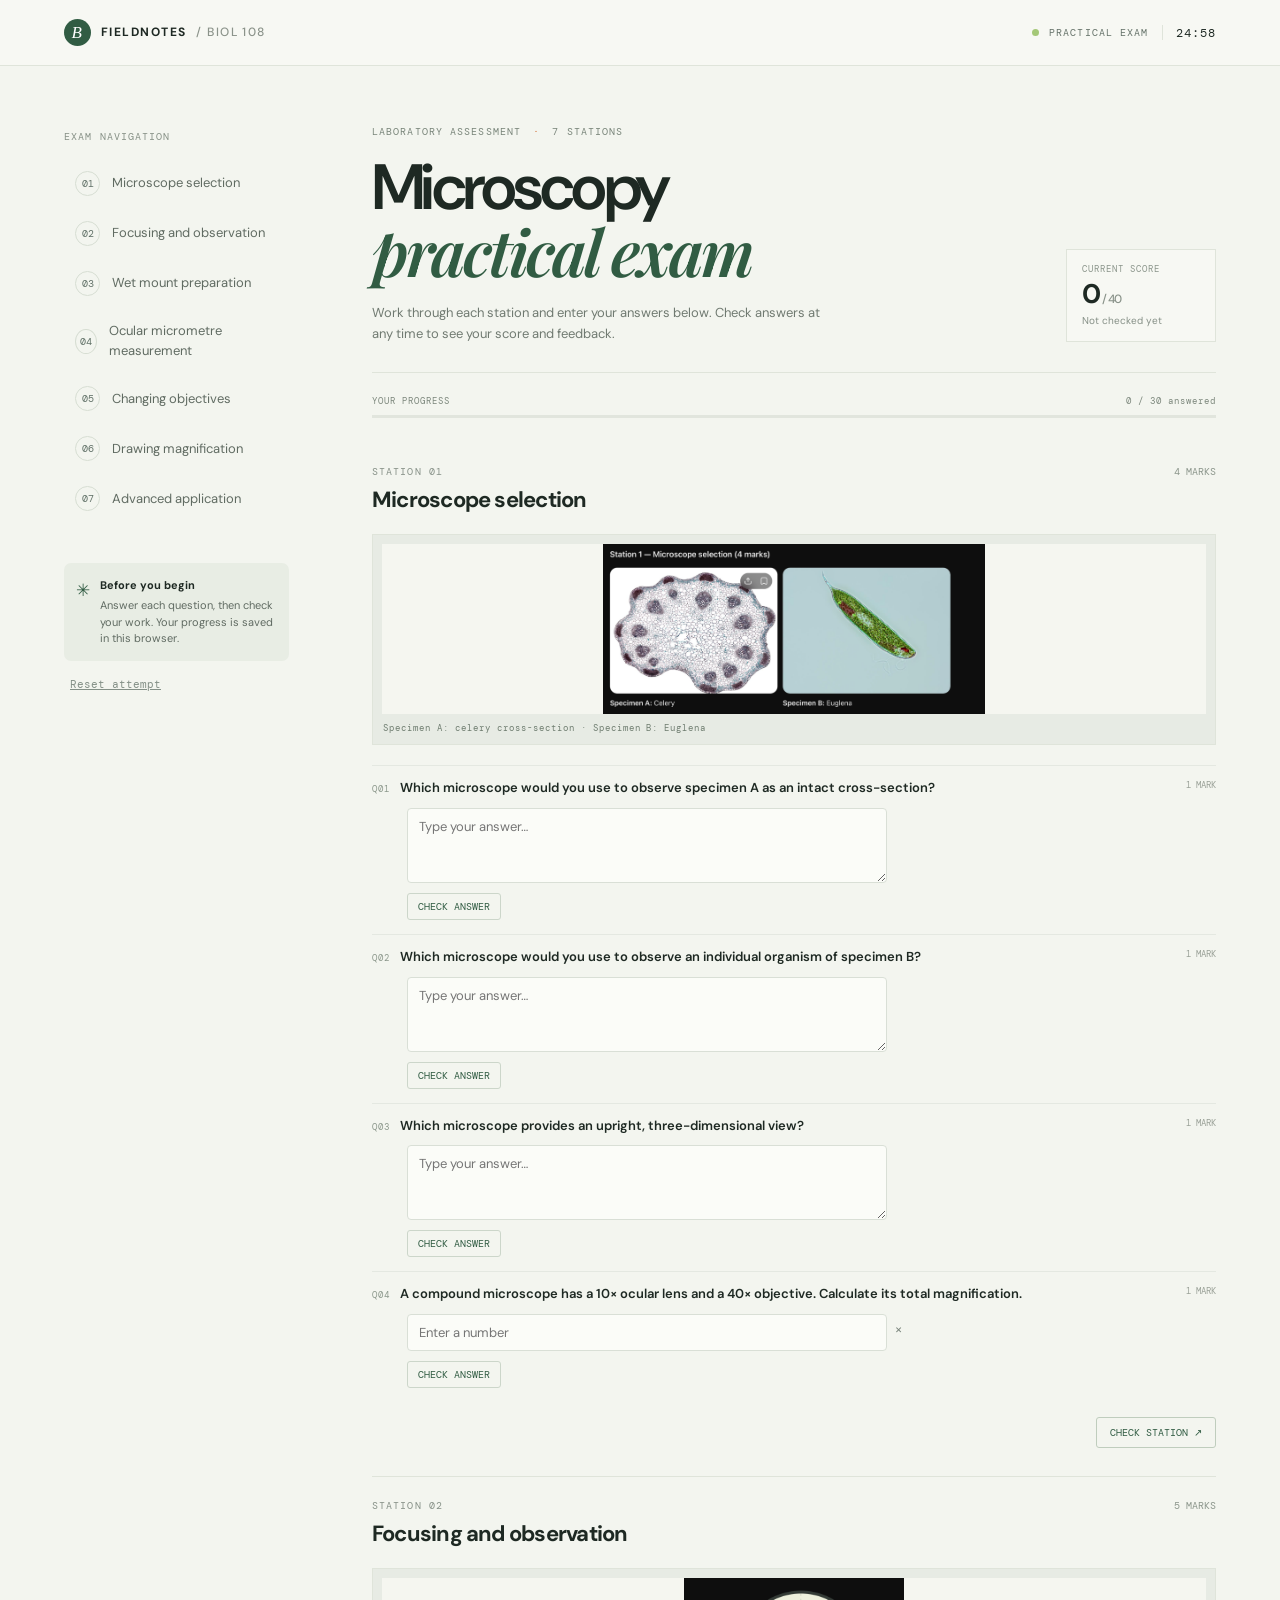
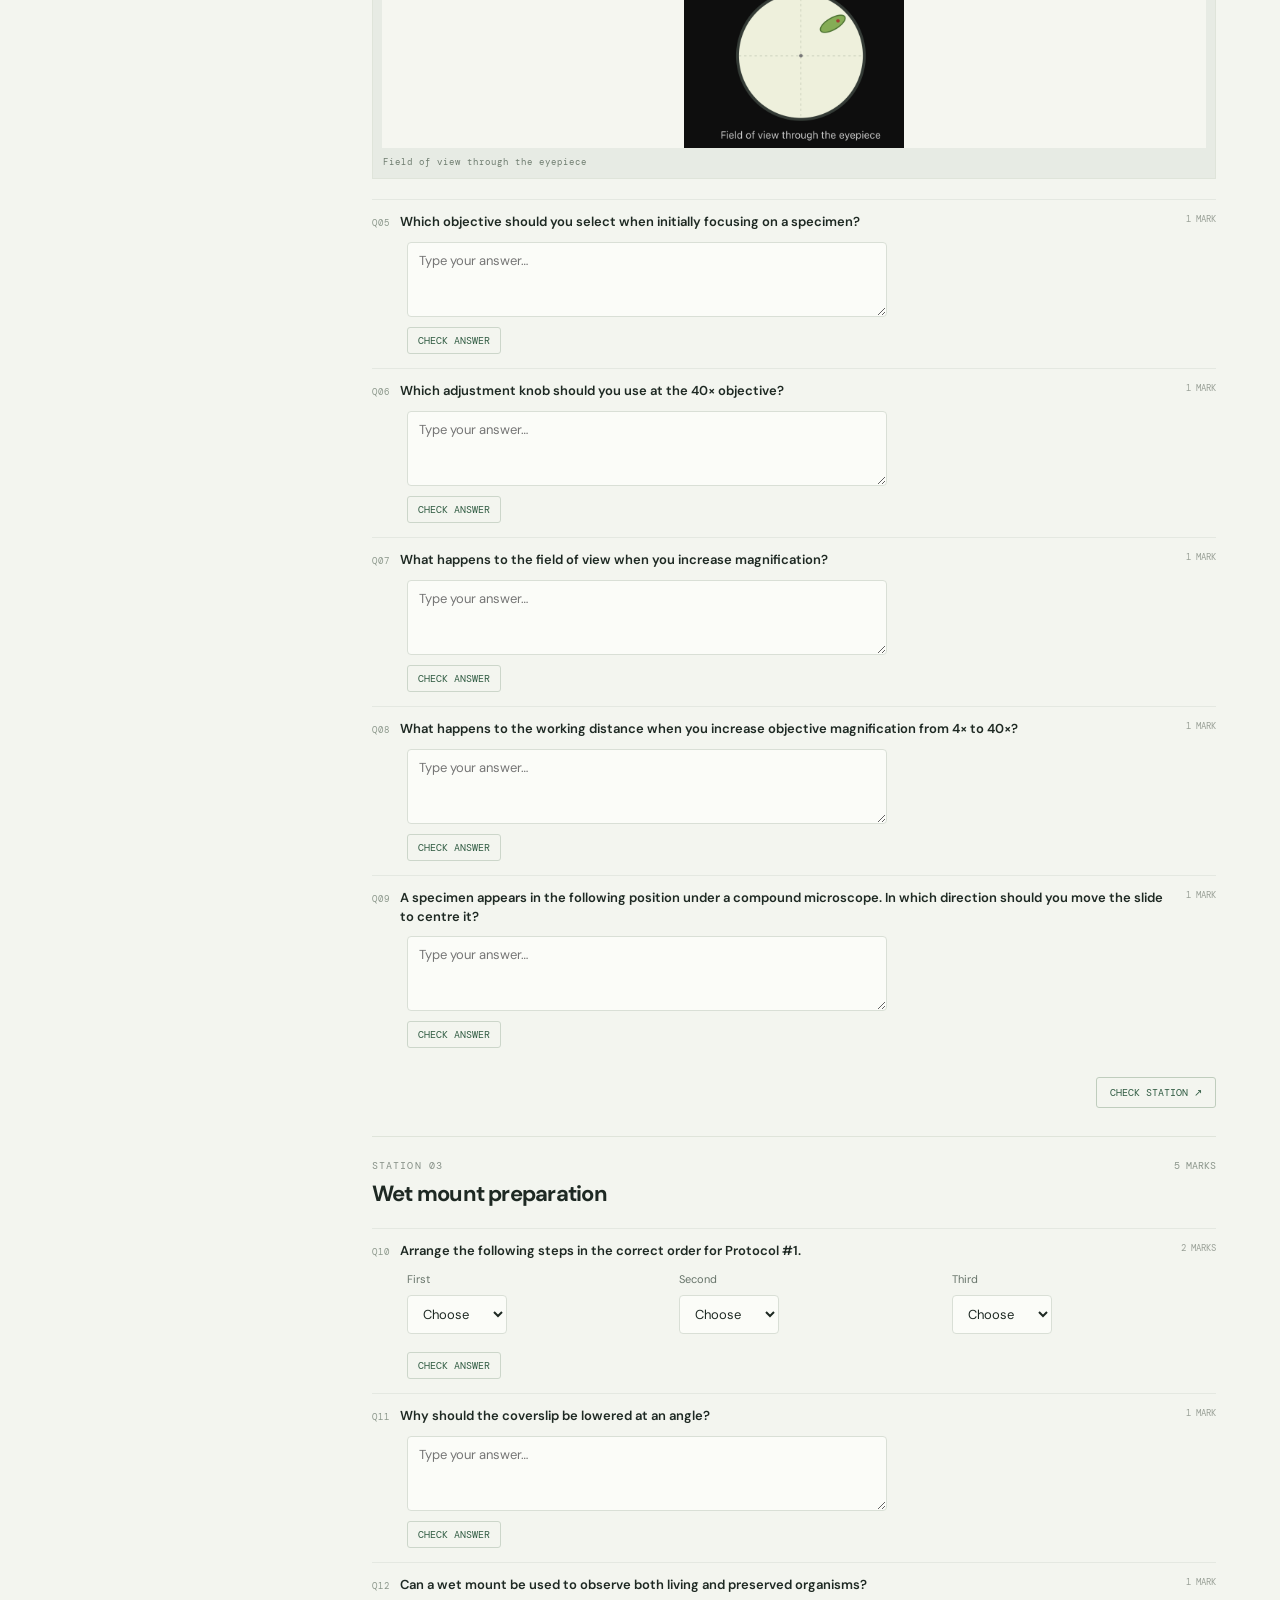
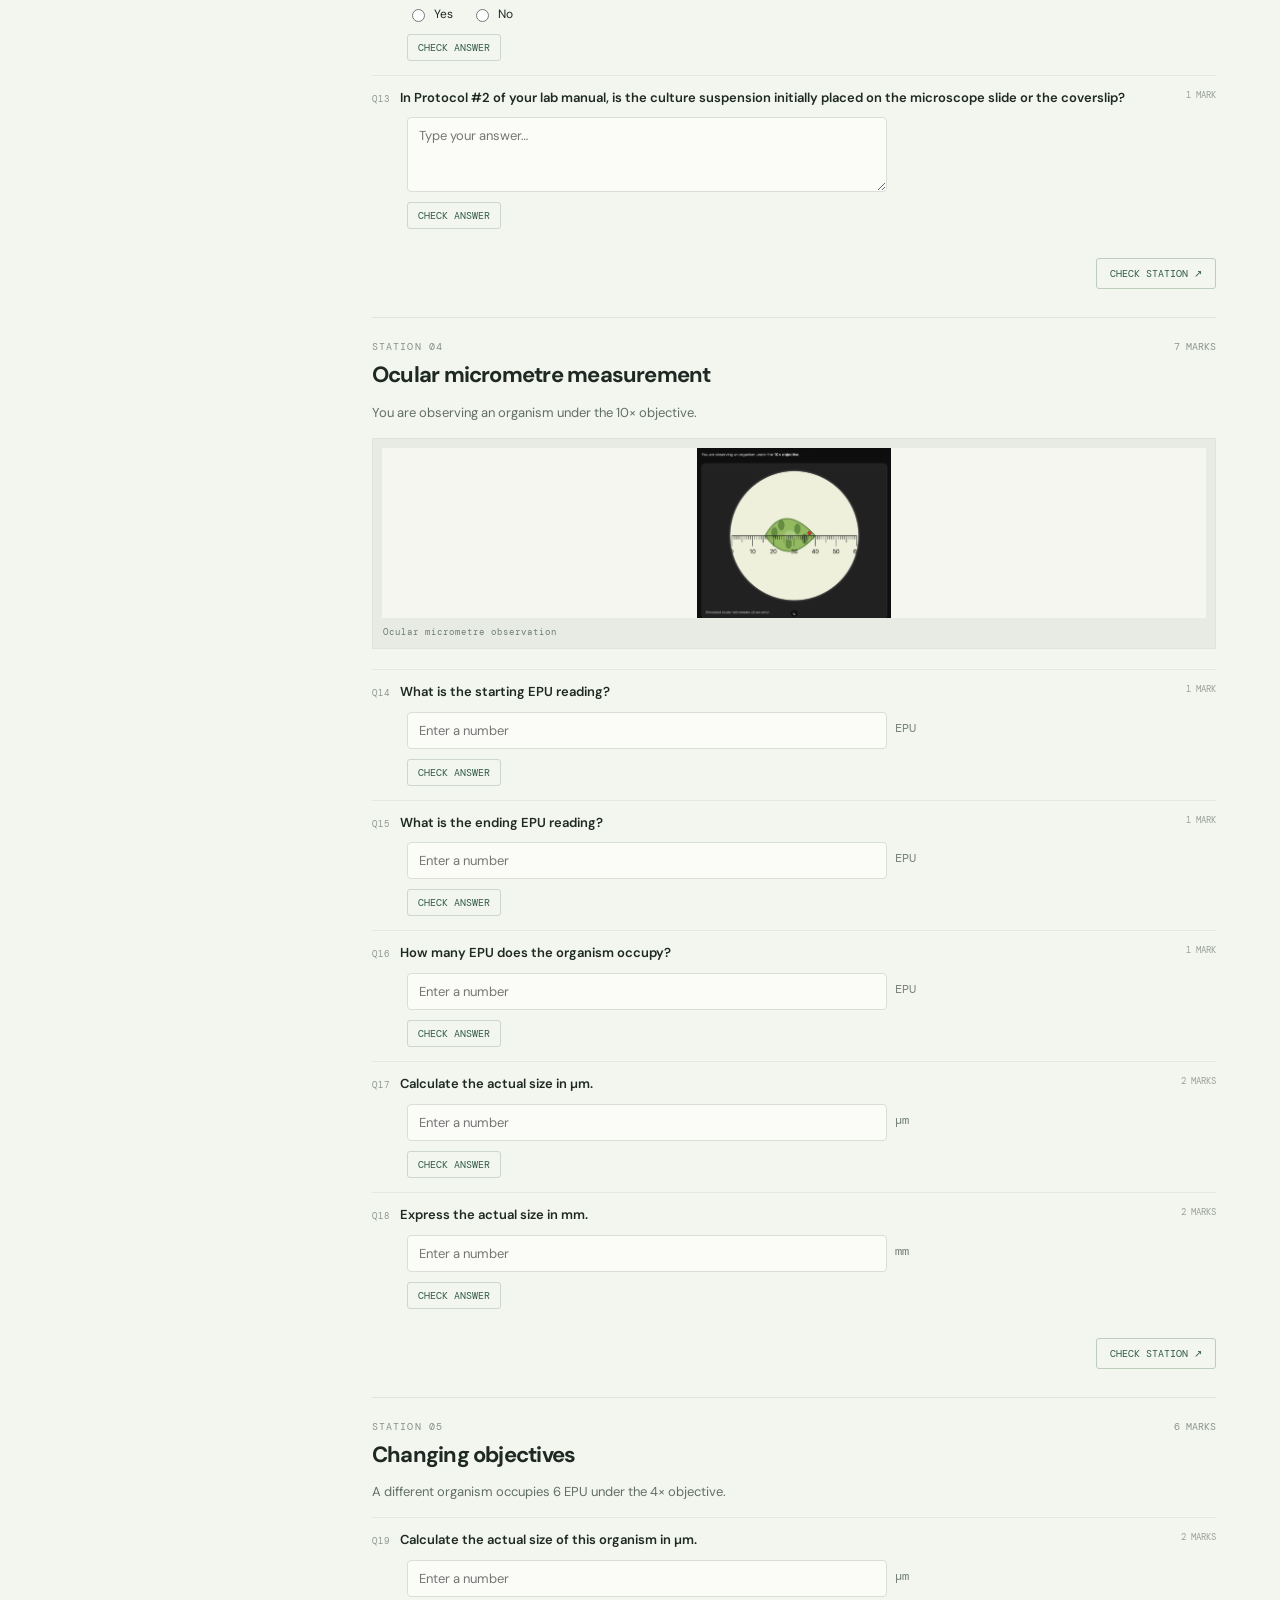
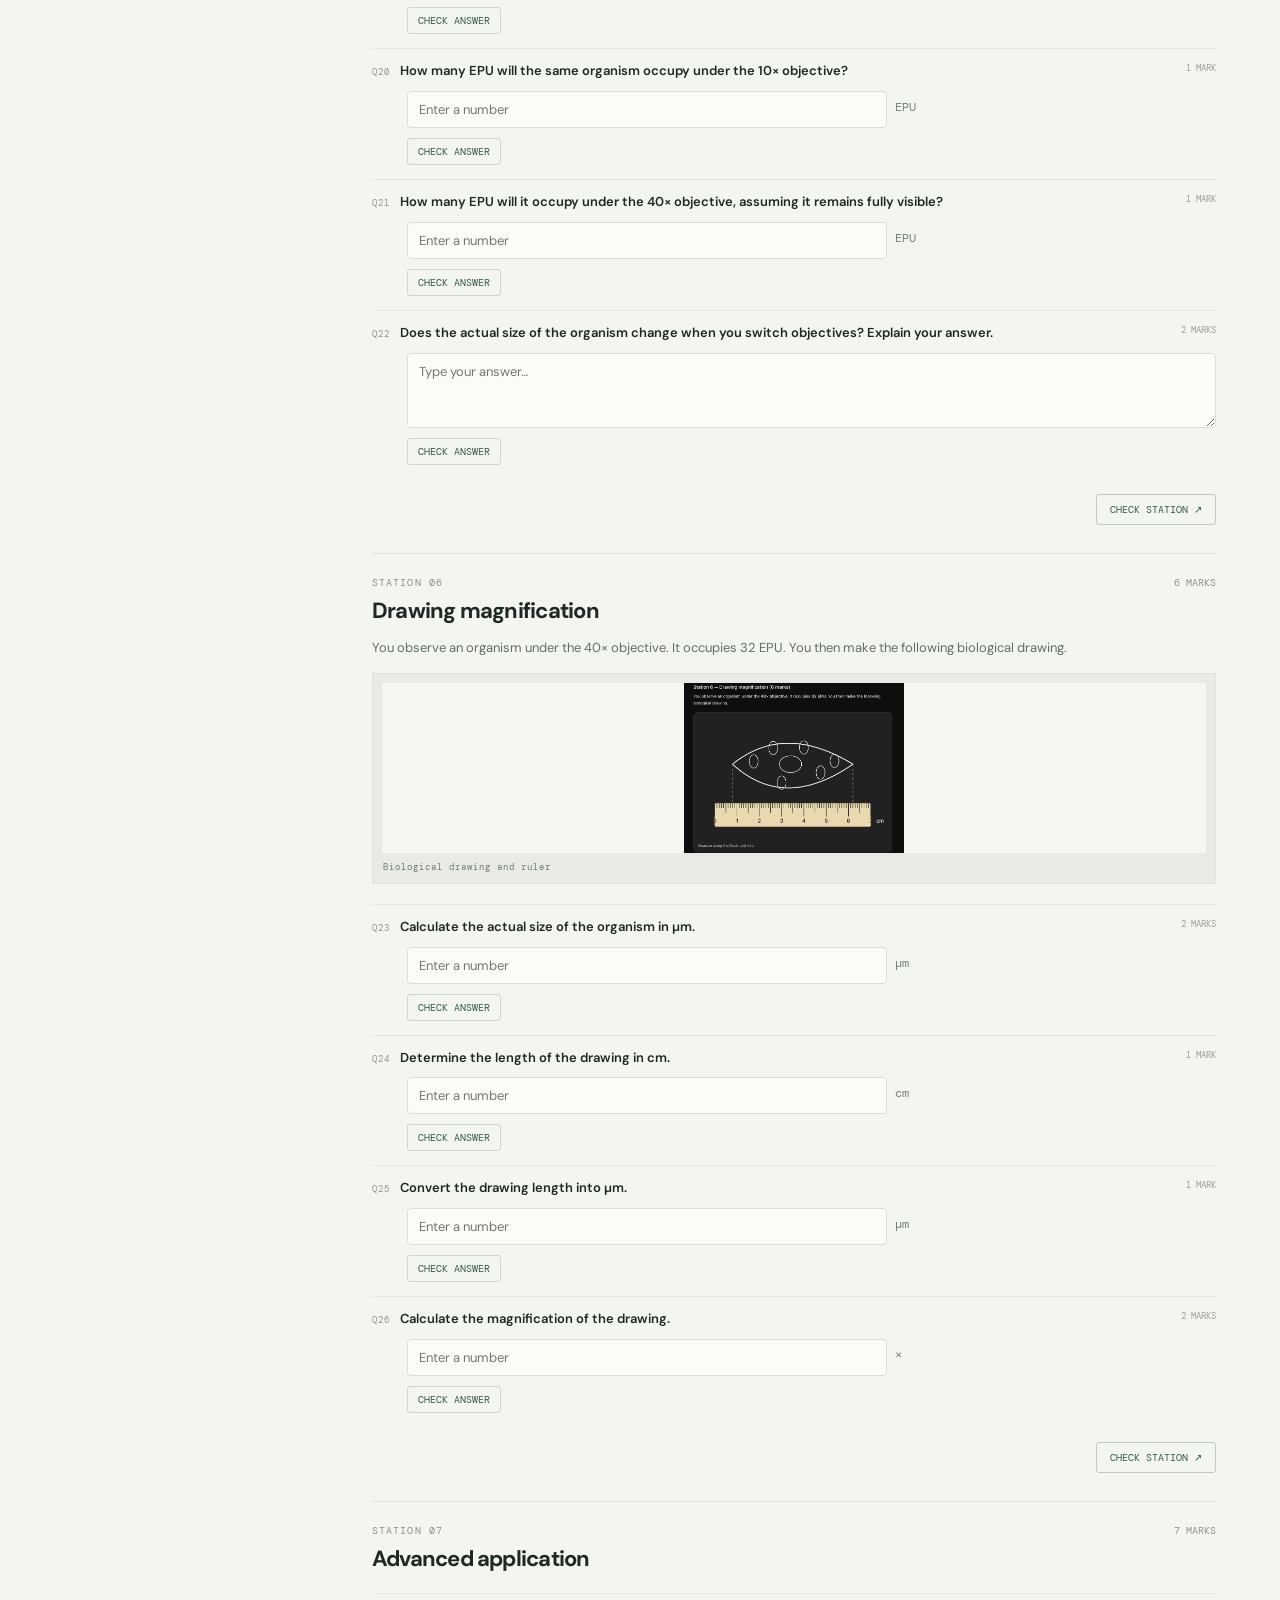
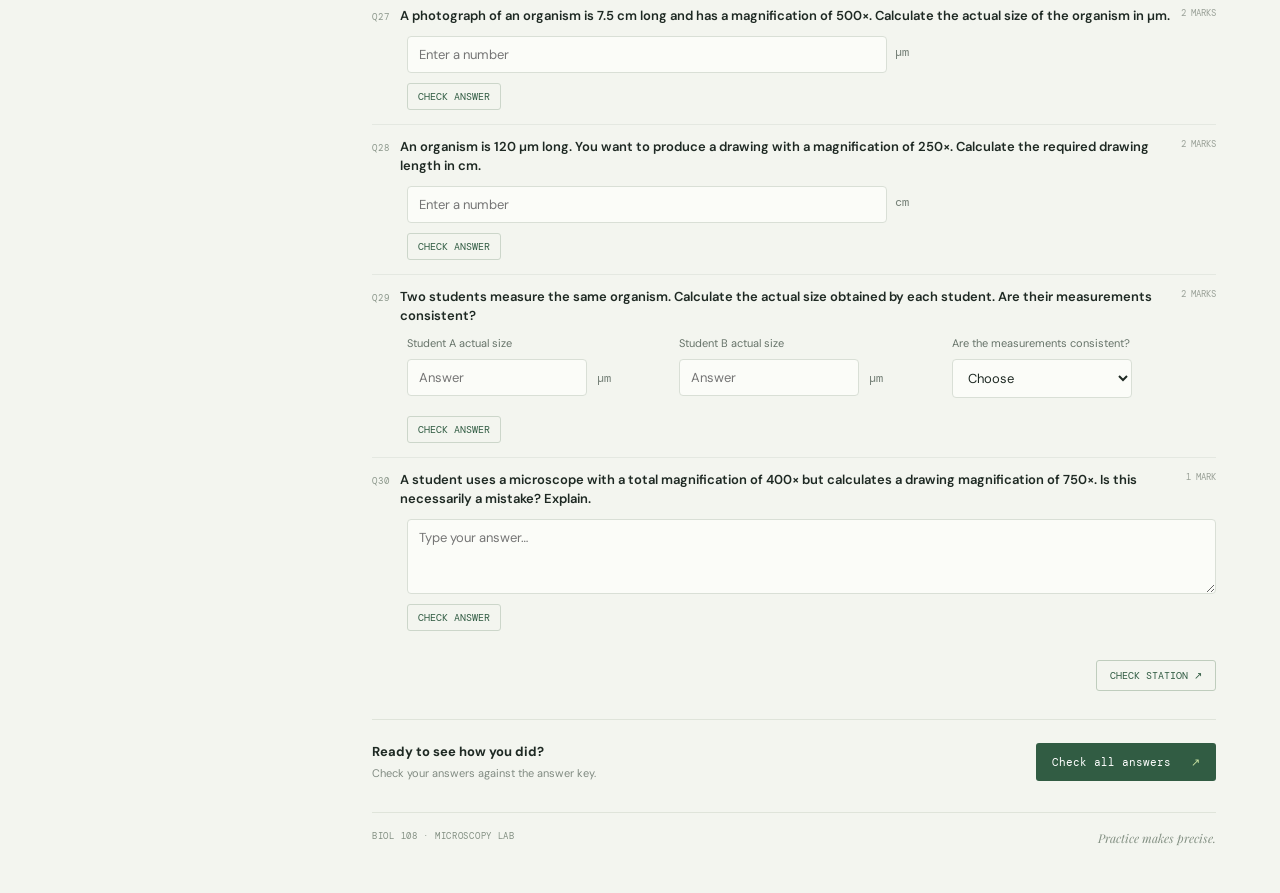
<file: biol108/lab/index.html>
<!doctype html>
<html lang="en">
<head>
  <meta charset="utf-8">
  <meta name="viewport" content="width=device-width, initial-scale=1">
  <meta name="theme-color" content="#f3f5ef">
  <title>BIOL 108 · Microscopy Practical</title>
  <link rel="stylesheet" href="styles.css">
</head>
<body>
  <header class="topbar"><a class="wordmark" href="#top"><span class="mark">B</span> FIELDNOTES <span class="wordmark-sub">/ BIOL 108</span></a><div class="top-meta"><span class="live-dot"></span> PRACTICAL EXAM <span class="top-divider"></span><span id="timer">25:00</span></div></header>
  <main id="top" class="layout">
    <aside class="sidebar">
      <div class="side-label">EXAM NAVIGATION</div>
      <div id="station-nav" class="station-nav"></div>
      <div class="side-note"><span class="note-icon">✳</span><div><b>Before you begin</b><p>Answer each question, then check your work. Your progress is saved in this browser.</p></div></div>
      <button id="reset-btn" class="reset-btn">Reset attempt</button>
    </aside>
    <section class="content">
      <div class="exam-heading"><div><div class="eyebrow">LABORATORY ASSESSMENT <span>·</span> 7 STATIONS</div><h1>Microscopy<br><em>practical exam</em></h1><p class="intro">Work through each station and enter your answers below. Check answers at any time to see your score and feedback.</p></div><div class="score-card"><span class="score-label">CURRENT SCORE</span><strong id="score">—<small> / 40</small></strong><div id="score-detail">Not checked yet</div></div></div>
      <div class="progress-wrap"><div class="progress-copy"><span>YOUR PROGRESS</span><span id="progress-label">0 / 30 answered</span></div><div class="progress-track"><div id="progress-bar"></div></div></div>
      <div id="stations"></div>
      <div class="submit-row"><div><b>Ready to see how you did?</b><span>Check your answers against the answer key.</span></div><button id="check-all" class="primary-btn">Check all answers <span>↗</span></button></div>
      <footer>BIOL 108 · MICROSCOPY LAB <span>Practice makes precise.</span></footer>
    </section>
  </main>
  <script src="app.js"></script>
</body>
</html>
</file>
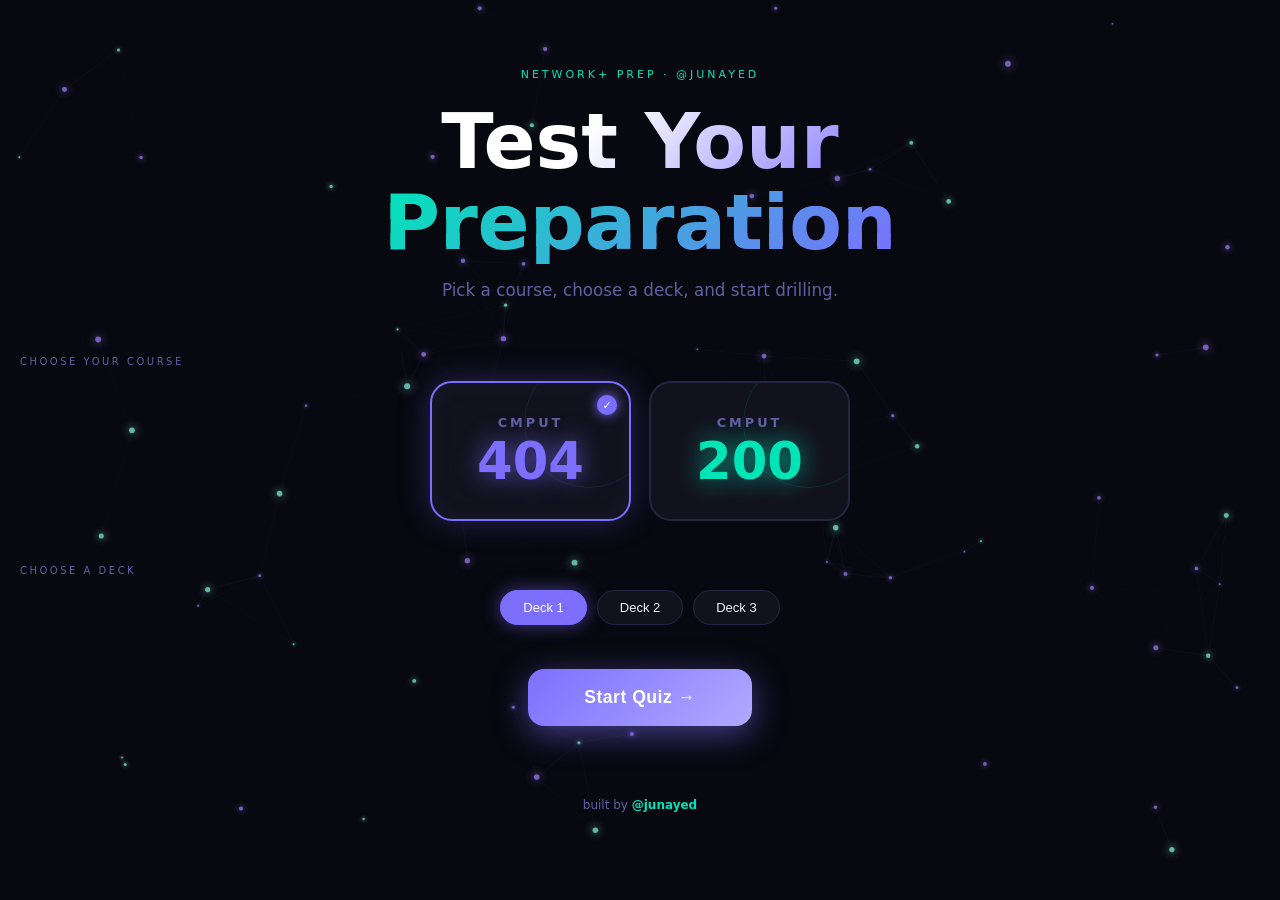
<file: network.html>
<!DOCTYPE html>
<html lang="en">
<head>
<meta charset="UTF-8">
<meta name="viewport" content="width=device-width, initial-scale=1.0">
<title>Net+ Quiz · @junayed</title>
<style>
*, *::before, *::after { box-sizing: border-box; margin: 0; padding: 0; }

:root {
  --bg:      #080810;
  --surface: #12121e;
  --surface2:#1a1a2a;
  --border:  #252540;
  --accent:  #7c6fff;
  --accent2: #00e5b8;
  --text:    #eeeeff;
  --muted:   #6060a0;
  --correct: #00e096;
  --wrong:   #ff4d6d;
}

body {
  font-family: system-ui, -apple-system, sans-serif;
  background: var(--bg);
  color: var(--text);
  min-height: 100vh;
  overflow-x: hidden;
}

/* fixed canvases */
#bgCanvas {
  position: fixed; inset: 0; z-index: 0; pointer-events: none;
}
#fxCanvas {
  position: fixed; inset: 0; z-index: 1000; pointer-events: none;
}

#landing, #quiz { position: relative; z-index: 1; }

/* ══════════ LANDING ══════════ */
#landing {
  min-height: 100vh;
  display: flex;
  flex-direction: column;
  align-items: center;
  justify-content: center;
  padding: 40px 20px 60px;
}

.hero-tag {
  font-size: 11px;
  color: var(--accent2);
  letter-spacing: 3px;
  text-transform: uppercase;
  margin-bottom: 20px;
  opacity: 0;
  animation: fadeDown .6s .15s forwards;
}

@keyframes fadeDown {
  from { opacity:0; transform:translateY(-12px); }
  to   { opacity:1; transform:translateY(0); }
}

.hero-title {
  font-size: clamp(2.6rem, 8vw, 4.8rem);
  font-weight: 900;
  text-align: center;
  line-height: 1.06;
  margin-bottom: 16px;
  opacity: 0;
  animation: fadeDown .6s .3s forwards;
}

.hero-title .line1 {
  display: block;
  background: linear-gradient(135deg, #fff 40%, var(--accent));
  -webkit-background-clip: text;
  -webkit-text-fill-color: transparent;
  background-clip: text;
}

/* glitch */
.glitch {
  display: block;
  background: linear-gradient(135deg, var(--accent2), var(--accent));
  -webkit-background-clip: text;
  -webkit-text-fill-color: transparent;
  background-clip: text;
  position: relative;
}
.glitch::before,
.glitch::after {
  content: attr(data-text);
  position: absolute;
  left: 0; top: 0;
  width: 100%;
  background: linear-gradient(135deg, var(--accent2), var(--accent));
  -webkit-background-clip: text;
  -webkit-text-fill-color: transparent;
  background-clip: text;
}
.glitch::before {
  clip-path: polygon(0 25%, 100% 25%, 100% 45%, 0 45%);
  animation: glitch1 4s infinite;
}
.glitch::after {
  clip-path: polygon(0 62%, 100% 62%, 100% 78%, 0 78%);
  animation: glitch2 4s infinite;
}
@keyframes glitch1 {
  0%,88%,100% { transform:translateX(0); }
  89%  { transform:translateX(-5px); filter:hue-rotate(80deg); }
  91%  { transform:translateX(5px); }
  93%  { transform:translateX(-2px); }
  95%  { transform:translateX(0); }
}
@keyframes glitch2 {
  0%,86%,100% { transform:translateX(0); }
  87%  { transform:translateX(5px); filter:hue-rotate(-80deg); }
  90%  { transform:translateX(-4px); }
  93%  { transform:translateX(2px); }
  95%  { transform:translateX(0); }
}

.hero-sub {
  font-size: 1.05rem;
  color: var(--muted);
  text-align: center;
  margin-bottom: 56px;
  opacity: 0;
  animation: fadeDown .6s .5s forwards;
}

.section-label {
  font-size: 10px;
  color: var(--muted);
  text-transform: uppercase;
  letter-spacing: 2.5px;
  margin-bottom: 14px;
  align-self: flex-start;
  max-width: 420px;
  width: 100%;
}

/* course cards */
.course-cards {
  display: flex;
  gap: 18px;
  margin-bottom: 44px;
  justify-content: center;
  width: 100%;
  max-width: 420px;
}

.course-card {
  flex: 1;
  min-width: 150px;
  padding: 32px 20px;
  background: var(--surface);
  border: 2px solid var(--border);
  border-radius: 22px;
  cursor: pointer;
  text-align: center;
  position: relative;
  overflow: hidden;
  will-change: transform;
}

/* spinning ring */
.course-card::before {
  content: '';
  position: absolute;
  width: 130px; height: 130px;
  border-radius: 50%;
  border: 1px solid rgba(124,111,255,.12);
  top: -25px; right: -25px;
  animation: spin 9s linear infinite;
  pointer-events: none;
}
.course-card[data-course="200"]::before {
  border-color: rgba(0,229,184,.12);
  animation-direction: reverse;
  animation-duration: 7s;
}
@keyframes spin { to { transform:rotate(360deg); } }

/* glare layer */
.course-card .shine {
  position: absolute; inset: 0;
  background: radial-gradient(circle at 50% 50%, rgba(255,255,255,.14), transparent 70%);
  opacity: 0;
  pointer-events: none;
  border-radius: inherit;
}

.course-card.active {
  border-color: var(--accent);
  box-shadow: 0 0 32px rgba(124,111,255,.28), inset 0 0 24px rgba(124,111,255,.06);
}
.course-card[data-course="200"].active {
  border-color: var(--accent2);
  box-shadow: 0 0 32px rgba(0,229,184,.28), inset 0 0 24px rgba(0,229,184,.06);
}

.c-check {
  position: absolute; top: 12px; right: 12px;
  width: 20px; height: 20px;
  border-radius: 50%;
  background: var(--accent);
  display: none; align-items: center; justify-content: center;
  z-index: 2;
  box-shadow: 0 0 12px var(--accent);
}
.course-card[data-course="200"] .c-check { background: var(--accent2); box-shadow: 0 0 12px var(--accent2); }
.course-card.active .c-check { display: flex; }
.c-check::after { content:'✓'; font-size:11px; color:#fff; font-weight:900; }

.c-num {
  font-size: .8rem;
  font-weight: 800;
  letter-spacing: 3px;
  color: var(--muted);
  margin-bottom: 6px;
  position: relative; z-index: 1;
}
.c-course-num {
  font-size: 3.2rem;
  font-weight: 900;
  line-height: 1;
  position: relative; z-index: 1;
  transition: transform .3s;
}
.course-card:hover .c-course-num { transform: scale(1.08); }
.course-card[data-course="404"] .c-course-num {
  color: var(--accent);
  text-shadow: 0 0 24px rgba(124,111,255,.7);
}
.course-card[data-course="200"] .c-course-num {
  color: var(--accent2);
  text-shadow: 0 0 24px rgba(0,229,184,.7);
}

/* deck chips */
.deck-row {
  display: flex;
  gap: 10px;
  flex-wrap: wrap;
  justify-content: center;
  margin-bottom: 44px;
  max-width: 420px;
  width: 100%;
}
.deck-chip {
  padding: 9px 22px;
  border-radius: 999px;
  border: 1.5px solid var(--border);
  background: var(--surface);
  color: var(--text);
  cursor: pointer;
  font-size: 13px;
  font-weight: 500;
  transition: all .2s;
}
.deck-chip:hover { border-color: var(--accent); color: var(--accent); }
.deck-chip.active {
  background: var(--accent);
  border-color: var(--accent);
  color: #fff;
  box-shadow: 0 0 18px rgba(124,111,255,.5);
}

/* start button */
.start-btn {
  padding: 18px 56px;
  font-size: 1.1rem;
  font-weight: 800;
  background: linear-gradient(135deg, var(--accent), #b0aaff);
  color: #fff;
  border: none;
  border-radius: 16px;
  cursor: pointer;
  transition: transform .2s, box-shadow .2s;
  box-shadow: 0 8px 32px rgba(124,111,255,.5);
  letter-spacing: .5px;
  animation: pulse-glow 2.8s ease-in-out infinite;
  position: relative;
  overflow: hidden;
}
@keyframes pulse-glow {
  0%,100% { box-shadow: 0 8px 32px rgba(124,111,255,.5); }
  50%     { box-shadow: 0 8px 48px rgba(124,111,255,.8), 0 0 0 8px rgba(124,111,255,.08); }
}
.start-btn:hover { transform: translateY(-4px) scale(1.03); }
.start-btn:active { transform: scale(.97); }

.ripple {
  position: absolute; border-radius: 50%;
  transform: scale(0);
  background: rgba(255,255,255,.35);
  animation: ripple-anim .6s linear;
  pointer-events: none;
}
@keyframes ripple-anim { to { transform:scale(4); opacity:0; } }

/* ══════════ QUIZ ══════════ */
#quiz { display: none; min-height: 100vh; padding: 0 20px 60px; }

.quiz-header {
  display: flex;
  align-items: center;
  justify-content: space-between;
  padding: 20px 0 24px;
  max-width: 800px;
  margin: 0 auto 24px;
  border-bottom: 1px solid var(--border);
}

.back-btn {
  background: none;
  border: 1.5px solid var(--border);
  color: var(--muted);
  padding: 8px 16px;
  border-radius: 8px;
  cursor: pointer;
  font-size: 13px;
  transition: all .2s;
}
.back-btn:hover { border-color: var(--accent); color: var(--accent); box-shadow: 0 0 12px rgba(124,111,255,.3); }

.quiz-title-bar { font-size: 14px; color: var(--muted); }
.quiz-title-bar strong { color: var(--text); }
.handle { font-size: 13px; color: var(--accent2); font-weight: 800; letter-spacing: .5px; }

.wrap { max-width: 800px; margin: 0 auto; }

/* progress */
.prog-wrap { display: flex; align-items: center; gap: 14px; margin-bottom: 22px; }
.prog-label { font-size: 13px; color: var(--muted); white-space: nowrap; min-width: 80px; }
.prog-track { flex:1; height:6px; background: var(--surface2); border-radius:999px; overflow:visible; position:relative; }
.prog-fill {
  height: 100%;
  background: linear-gradient(90deg, var(--accent), var(--accent2));
  border-radius: 999px;
  transition: width .4s cubic-bezier(.4,0,.2,1);
  position: relative;
  box-shadow: 0 0 12px rgba(124,111,255,.6);
}
.prog-fill::after {
  content: '';
  position: absolute;
  right: -5px; top: 50%;
  transform: translateY(-50%);
  width: 13px; height: 13px;
  border-radius: 50%;
  background: var(--accent2);
  box-shadow: 0 0 10px var(--accent2), 0 0 20px var(--accent2);
}

/* stat cards */
.stats-row {
  display: grid;
  grid-template-columns: repeat(4, 1fr);
  gap: 10px;
  margin-bottom: 22px;
}
.stat-card {
  background: var(--surface);
  border: 1px solid var(--border);
  border-radius: 14px;
  padding: 14px 10px;
  text-align: center;
  transition: transform .2s, box-shadow .2s;
}
.stat-card:hover { transform: translateY(-3px); box-shadow: 0 6px 24px rgba(0,0,0,.4); }
.stat-card .val { font-size: 1.7rem; font-weight: 900; transition: transform .25s; }
.stat-card .key { font-size: 10px; color: var(--muted); text-transform: uppercase; letter-spacing: 1.2px; margin-top: 4px; }
.stat-card.s-correct .val { color: var(--correct); text-shadow: 0 0 14px rgba(0,224,150,.5); }
.stat-card.s-score   .val { color: var(--accent2); text-shadow: 0 0 14px rgba(0,229,184,.5); }

/* question card */
.q-meta { display:flex; align-items:center; justify-content:space-between; margin-bottom:10px; }
.q-num { font-size:11px; color:var(--muted); text-transform:uppercase; letter-spacing:1.5px; }

.flip-wrap { perspective: 1400px; margin-bottom: 14px; }

.q-card {
  background: var(--surface);
  border: 1px solid var(--border);
  border-radius: 20px;
  padding: 30px 28px 24px;
  position: relative;
  will-change: transform;
  transition: box-shadow .3s;
}
.q-card:hover { box-shadow: 0 20px 60px rgba(0,0,0,.5), 0 0 0 1px rgba(124,111,255,.15); }

.q-text {
  font-size: 1.05rem;
  line-height: 1.7;
  margin-bottom: 22px;
}

/* option buttons */
.opt-btn {
  display: flex;
  align-items: center;
  gap: 12px;
  width: 100%;
  margin: 8px 0;
  padding: 15px 18px;
  border-radius: 12px;
  border: 1.5px solid var(--border);
  background: var(--surface2);
  color: var(--text);
  cursor: pointer;
  text-align: left;
  font-size: .93rem;
  line-height: 1.45;
  transition: border-color .15s, background .15s, transform .18s, box-shadow .18s;
  position: relative;
  overflow: hidden;
}
.opt-btn::before {
  content: '';
  position: absolute; inset: 0;
  background: linear-gradient(135deg, rgba(124,111,255,.1), transparent);
  opacity: 0;
  transition: opacity .2s;
}
.opt-btn:hover:not(:disabled)::before { opacity: 1; }
.opt-btn:hover:not(:disabled) {
  border-color: var(--accent);
  transform: translateX(6px) translateY(-1px);
  box-shadow: -4px 4px 20px rgba(124,111,255,.2);
}

.opt-btn .badge {
  min-width: 30px; height: 30px;
  border-radius: 8px;
  background: var(--surface);
  border: 1px solid var(--border);
  display: flex; align-items: center; justify-content: center;
  font-size: 11px; font-weight: 800; color: var(--muted);
  flex-shrink: 0;
  transition: all .2s;
}

.opt-btn.selected        { border-color: var(--accent); background: rgba(124,111,255,.12); }
.opt-btn.selected .badge { background: var(--accent); border-color: var(--accent); color: #fff; box-shadow: 0 0 10px var(--accent); }

.opt-btn.correct         { border-color: var(--correct); background: rgba(0,224,150,.1); animation: correctPop .4s ease; }
.opt-btn.correct .badge  { background: var(--correct); border-color: var(--correct); color: #fff; box-shadow: 0 0 14px var(--correct); }
@keyframes correctPop {
  0%  { transform: scale(1); }
  40% { transform: scale(1.03) translateX(4px); }
  100%{ transform: scale(1); }
}

.opt-btn.wrong           { border-color: var(--wrong); background: rgba(255,77,109,.1); animation: shake .4s ease; }
.opt-btn.wrong .badge    { background: var(--wrong); border-color: var(--wrong); color: #fff; box-shadow: 0 0 14px var(--wrong); }
@keyframes shake {
  0%,100%{ transform:translateX(0); }
  20%    { transform:translateX(-8px); }
  40%    { transform:translateX(8px); }
  60%    { transform:translateX(-5px); }
  80%    { transform:translateX(5px); }
}
.opt-btn:disabled { cursor: default; }

/* nav */
.nav { display:flex; gap:10px; justify-content:space-between; }
.nav-btn {
  padding: 14px 32px;
  border-radius: 12px;
  border: 1.5px solid var(--border);
  background: var(--surface);
  color: var(--text);
  font-size: 14px; font-weight: 700;
  cursor: pointer;
  transition: all .2s;
  position: relative; overflow: hidden;
}
.nav-btn:hover:not(:disabled) {
  border-color: var(--accent); color: var(--accent);
  box-shadow: 0 0 20px rgba(124,111,255,.25);
  transform: translateY(-2px);
}
.nav-btn.primary {
  background: linear-gradient(135deg, var(--accent), #a09aff);
  border-color: var(--accent); color: #fff;
  box-shadow: 0 4px 20px rgba(124,111,255,.4);
}
.nav-btn.primary:hover:not(:disabled) {
  transform: translateY(-3px);
  box-shadow: 0 8px 28px rgba(124,111,255,.55);
  color: #fff;
}
.nav-btn:disabled { opacity:.3; cursor:not-allowed; transform:none; box-shadow:none; }

/* wipe overlay */
#overlay {
  position: fixed; inset: 0;
  background: linear-gradient(135deg, var(--accent), #3d2ea0);
  z-index: 500;
  transform: scaleY(0);
  transform-origin: bottom;
  pointer-events: none;
}

/* footer */
.footer-credit { text-align:center; padding:28px 0 0; font-size:12px; color:var(--muted); }
.footer-credit span { color:var(--accent2); font-weight:700; }

@media (max-width:520px) {
  .stats-row { grid-template-columns:repeat(2,1fr); }
  .quiz-title-bar { display:none; }
  .q-card { padding:20px 16px 16px; }
}
</style>
</head>
<body>

<canvas id="bgCanvas"></canvas>
<canvas id="fxCanvas"></canvas>
<div id="overlay"></div>

<!-- ═══════════════ LANDING ═══════════════ -->
<div id="landing">
  <p class="hero-tag">Network+ Prep · @junayed</p>
  <h1 class="hero-title">
    <span class="line1">Test Your</span>
    <span class="glitch" data-text="Preparation">Preparation</span>
  </h1>
  <p class="hero-sub">Pick a course, choose a deck, and start drilling.</p>

  <p class="section-label">Choose your course</p>
  <div class="course-cards">
    <div class="course-card active" data-course="404" onclick="selectCourse('404')">
      <div class="shine"></div>
      <div class="c-check"></div>
      <div class="c-num">CMPUT</div>
      <div class="c-course-num">404</div>
    </div>
    <div class="course-card" data-course="200" onclick="selectCourse('200')">
      <div class="shine"></div>
      <div class="c-check"></div>
      <div class="c-num">CMPUT</div>
      <div class="c-course-num">200</div>
    </div>
  </div>

  <p class="section-label">Choose a deck</p>
  <div class="deck-row" id="landingDecks"></div>

  <button class="start-btn" id="startBtn" onclick="startQuiz(event)">Start Quiz →</button>
  <div class="footer-credit" style="margin-top:44px">built by <span>@junayed</span></div>
</div>

<!-- ═══════════════ QUIZ ═══════════════ -->
<div id="quiz">
  <div class="quiz-header">
    <button class="back-btn" onclick="goHome()">← Home</button>
    <div class="quiz-title-bar">Course <strong id="hdr-course"></strong> · <span id="hdr-deck"></span></div>
    <div class="handle">@junayed</div>
  </div>
  <div class="wrap">
    <div class="prog-wrap">
      <span class="prog-label" id="progress">Q 1 / —</span>
      <div class="prog-track"><div class="prog-fill" id="progFill" style="width:0%"></div></div>
    </div>

    <div class="stats-row">
      <div class="stat-card s-correct"><div class="val" id="stat-correct">0</div><div class="key">Correct</div></div>
      <div class="stat-card"><div class="val" id="stat-answered">0</div><div class="key">Answered</div></div>
      <div class="stat-card"><div class="val" id="stat-remaining">—</div><div class="key">Remaining</div></div>
      <div class="stat-card s-score"><div class="val" id="stat-score">—</div><div class="key">Score</div></div>
    </div>

    <div class="q-meta"><span class="q-num" id="q-num-label"></span></div>

    <div class="flip-wrap">
      <div class="q-card" id="qCard">
        <div class="q-text" id="question"></div>
        <div id="options"></div>
      </div>
    </div>

    <div class="nav">
      <button class="nav-btn" id="btnPrev" onclick="prev()">← Prev</button>
      <button class="nav-btn primary" id="btnNext" onclick="next()">Next →</button>
    </div>
    <div class="footer-credit">built by <span>@junayed</span></div>
  </div>
</div>

<script>
// ═══════════════════════════════════════════
//  CANVAS — background network graph
// ═══════════════════════════════════════════
const bgC = document.getElementById('bgCanvas');
const bgX = bgC.getContext('2d');
const fxC = document.getElementById('fxCanvas');
const fxX = fxC.getContext('2d');

let W, H;
function resize() {
  W = bgC.width  = fxC.width  = window.innerWidth;
  H = bgC.height = fxC.height = window.innerHeight;
}
window.addEventListener('resize', resize);
resize();

const NODES = Array.from({ length: 75 }, () => ({
  x:   Math.random() * window.innerWidth,
  y:   Math.random() * window.innerHeight,
  vx:  (Math.random() - .5) * .45,
  vy:  (Math.random() - .5) * .45,
  r:   Math.random() * 2.2 + .8,
  hue: Math.random() < .55 ? 256 : 168
}));

const mouse = { x: W / 2, y: H / 2 };
window.addEventListener('mousemove', e => { mouse.x = e.clientX; mouse.y = e.clientY; });

(function drawBg() {
  bgX.clearRect(0, 0, W, H);

  NODES.forEach(n => {
    n.x += n.vx; n.y += n.vy;
    if (n.x < 0 || n.x > W) n.vx *= -1;
    if (n.y < 0 || n.y > H) n.vy *= -1;
    const dx = n.x - mouse.x, dy = n.y - mouse.y;
    const d  = Math.hypot(dx, dy);
    if (d < 130) { n.x += (dx / d) * .6; n.y += (dy / d) * .6; }
  });

  // edges
  for (let i = 0; i < NODES.length; i++) {
    for (let j = i + 1; j < NODES.length; j++) {
      const a = NODES[i], b = NODES[j];
      const d = Math.hypot(a.x - b.x, a.y - b.y);
      if (d < 150) {
        bgX.beginPath();
        bgX.moveTo(a.x, a.y);
        bgX.lineTo(b.x, b.y);
        bgX.strokeStyle = `hsla(${(a.hue+b.hue)/2},70%,65%,${(1-d/150)*.13})`;
        bgX.lineWidth = .7;
        bgX.stroke();
      }
    }
  }

  // nodes + glow
  NODES.forEach(n => {
    const grd = bgX.createRadialGradient(n.x, n.y, 0, n.x, n.y, n.r * 5);
    grd.addColorStop(0, `hsla(${n.hue},80%,70%,.22)`);
    grd.addColorStop(1, 'transparent');
    bgX.beginPath(); bgX.arc(n.x, n.y, n.r * 5, 0, Math.PI * 2);
    bgX.fillStyle = grd; bgX.fill();

    bgX.beginPath(); bgX.arc(n.x, n.y, n.r, 0, Math.PI * 2);
    bgX.fillStyle = `hsla(${n.hue},80%,72%,.7)`; bgX.fill();
  });

  requestAnimationFrame(drawBg);
})();

// ═══════════════════════════════════════════
//  FX CANVAS — particle bursts
// ═══════════════════════════════════════════
let particles = [];

function burst(x, y, color, n = 30) {
  for (let i = 0; i < n; i++) {
    const angle = (Math.PI * 2 * i / n) + Math.random() * .6;
    const spd   = Math.random() * 7 + 2;
    particles.push({
      x, y,
      vx: Math.cos(angle) * spd,
      vy: Math.sin(angle) * spd,
      r: Math.random() * 4 + 2,
      life: 1,
      decay: .02 + Math.random() * .02,
      color
    });
  }
}

(function drawFx() {
  fxX.clearRect(0, 0, W, H);
  particles = particles.filter(p => p.life > 0);
  particles.forEach(p => {
    p.x += p.vx; p.y += p.vy;
    p.vy += .18; p.vx *= .97;
    p.life -= p.decay;
    fxX.globalAlpha = Math.max(0, p.life);
    fxX.beginPath();
    fxX.arc(p.x, p.y, p.r * p.life, 0, Math.PI * 2);
    fxX.fillStyle = p.color;
    fxX.fill();
  });
  fxX.globalAlpha = 1;
  requestAnimationFrame(drawFx);
})();

// ═══════════════════════════════════════════
//  3D TILT — course cards
// ═══════════════════════════════════════════
document.querySelectorAll('.course-card').forEach(card => {
  card.addEventListener('mousemove', e => {
    const r  = card.getBoundingClientRect();
    const x  = (e.clientX - r.left) / r.width  - .5;
    const y  = (e.clientY - r.top)  / r.height - .5;
    card.style.transition = 'border-color .3s, box-shadow .3s';
    card.style.transform  = `perspective(700px) rotateX(${-y*24}deg) rotateY(${x*24}deg) scale(1.07) translateZ(12px)`;
    card.querySelector('.shine').style.background =
      `radial-gradient(circle at ${(x+.5)*100}% ${(y+.5)*100}%, rgba(255,255,255,.2), transparent 65%)`;
    card.querySelector('.shine').style.opacity = '1';
  });
  card.addEventListener('mouseleave', () => {
    card.style.transition = 'transform .55s ease, border-color .3s, box-shadow .3s';
    card.style.transform  = '';
    card.querySelector('.shine').style.opacity = '0';
  });
});

// ═══════════════════════════════════════════
//  3D TILT — question card (subtle)
// ═══════════════════════════════════════════
const qCard = document.getElementById('qCard');
let tiltLocked = false;

qCard.addEventListener('mousemove', e => {
  if (tiltLocked) return;
  const r = qCard.getBoundingClientRect();
  const x = (e.clientX - r.left) / r.width  - .5;
  const y = (e.clientY - r.top)  / r.height - .5;
  qCard.style.transition = 'box-shadow .3s';
  qCard.style.transform  = `perspective(1000px) rotateX(${-y*7}deg) rotateY(${x*7}deg)`;
});
qCard.addEventListener('mouseleave', () => {
  if (tiltLocked) return;
  qCard.style.transition = 'transform .55s ease, box-shadow .3s';
  qCard.style.transform  = '';
});

// ═══════════════════════════════════════════
//  RIPPLE on start button
// ═══════════════════════════════════════════
document.getElementById('startBtn').addEventListener('click', e => {
  const btn = e.currentTarget;
  const r   = btn.getBoundingClientRect();
  const sz  = Math.max(btn.offsetWidth, btn.offsetHeight);
  const el  = document.createElement('span');
  el.className = 'ripple';
  el.style.cssText = `width:${sz}px;height:${sz}px;left:${e.clientX-r.left-sz/2}px;top:${e.clientY-r.top-sz/2}px`;
  btn.appendChild(el);
  setTimeout(() => el.remove(), 600);
});

// ═══════════════════════════════════════════
//  DATA
// ═══════════════════════════════════════════
let current = 0, questions = [], answers = {};
let activeCourse = '404', activeDeck = '1';

const COURSES = {
  '404': [{ value:'1', label:'Deck 1' }, { value:'2', label:'Deck 2' }, { value:'3', label:'Deck 3' }],
  '200': [{ value:'mix', label:'Mix' }, { value:'session10', label:'Session 10' }, { value:'session11', label:'Session 11' }]
};

// ─── LANDING ───
function selectCourse(course) {
  activeCourse = course;
  document.querySelectorAll('.course-card').forEach(c =>
    c.classList.toggle('active', c.dataset.course === course)
  );
  renderDeckChips();
}

function renderDeckChips() {
  const decks = COURSES[activeCourse];
  activeDeck  = decks[0].value;
  document.getElementById('landingDecks').innerHTML = decks.map((d, i) =>
    `<button class="deck-chip ${i===0?'active':''}" onclick="selectDeck('${d.value}',this)">${d.label}</button>`
  ).join('');
}

function selectDeck(val, el) {
  activeDeck = val;
  document.querySelectorAll('.deck-chip').forEach(c => c.classList.remove('active'));
  el.classList.add('active');
}

// ─── WIPE TRANSITION ───
function wipe(cb) {
  const ov = document.getElementById('overlay');
  ov.style.transition    = 'transform .32s cubic-bezier(.4,0,.2,1)';
  ov.style.transformOrigin = 'bottom';
  ov.style.transform     = 'scaleY(1)';
  setTimeout(() => {
    cb();
    ov.style.transformOrigin = 'top';
    ov.style.transform = 'scaleY(0)';
    setTimeout(() => { ov.style.transition = ''; }, 340);
  }, 320);
}

// ─── START ───
async function startQuiz() {
  try {
    const folder = activeCourse === '404' ? '400' : activeCourse;
    const res    = await fetch(`./${folder}/${activeDeck}.json`);
    if (!res.ok) throw new Error('HTTP ' + res.status);
    const data   = await res.json();
    questions    = data.map(q => ({ question:q.question, options:q.options, answer:q.answer }));
    current      = 0; answers = {};

    document.getElementById('hdr-course').textContent = 'Cmput ' + activeCourse;
    document.getElementById('hdr-deck').textContent   =
      COURSES[activeCourse].find(d => d.value === activeDeck).label;

    wipe(() => {
      document.getElementById('landing').style.display = 'none';
      document.getElementById('quiz').style.display    = 'block';
      window.scrollTo(0, 0);
      render();
    });
  } catch(e) {
    console.error(e);
    alert('Could not load deck — check console.');
  }
}

function goHome() {
  wipe(() => {
    document.getElementById('quiz').style.display    = 'none';
    document.getElementById('landing').style.display = 'flex';
    window.scrollTo(0, 0);
  });
}

// ─── STATS (count-up pop) ───
function setVal(id, val) {
  const el = document.getElementById(id);
  if (el.textContent !== String(val)) {
    el.style.transform = 'scale(1.35)';
    el.textContent = val;
    setTimeout(() => { el.style.transition = 'transform .25s'; el.style.transform = ''; }, 20);
  }
}

function updateStats() {
  const answered = Object.keys(answers).filter(i => answers[i].length > 0).length;
  let correct = 0;
  Object.keys(answers).forEach(i => {
    const ca = Array.isArray(questions[i].answer) ? questions[i].answer : [questions[i].answer];
    const ua = answers[i];
    if (ua && ca.length === ua.length && ca.every(a => ua.includes(a))) correct++;
  });
  const remaining = questions.length - answered;
  const pct  = answered === 0 ? '—' : Math.round((correct / questions.length) * 100) + '%';
  const prog = Math.round(((current + 1) / questions.length) * 100);

  setVal('stat-correct',   correct);
  setVal('stat-answered',  answered);
  setVal('stat-remaining', remaining);
  setVal('stat-score',     pct);
  document.getElementById('progFill').style.width       = prog + '%';
  document.getElementById('progress').textContent       = `Q ${current+1} / ${questions.length}`;
  document.getElementById('q-num-label').textContent    = `Question ${current+1} of ${questions.length}`;
}

// ─── RENDER ───
function render() {
  if (!questions.length) return;
  const q  = questions[current];
  document.getElementById('question').textContent = q.question;

  const optsDiv = document.getElementById('options');
  optsDiv.innerHTML = '';
  const badges  = ['A','B','C','D','E','F','G','H'];
  const ca      = Array.isArray(q.answer) ? q.answer : [q.answer];
  const ua      = answers[current] || [];

  q.options.forEach((opt, idx) => {
    const btn = document.createElement('button');
    btn.className = 'opt-btn';

    const badge = document.createElement('span');
    badge.className  = 'badge';
    badge.textContent = badges[idx] || idx + 1;
    btn.appendChild(badge);

    const txt = document.createElement('span');
    txt.textContent = opt;
    btn.appendChild(txt);

    if (ua.includes(opt)) btn.classList.add('selected');
    if (ua.length > 0) {
      if (ca.includes(opt))                        btn.classList.add('correct');
      if (ua.includes(opt) && !ca.includes(opt))   btn.classList.add('wrong');
      btn.disabled = true;
    }

    btn.onclick = () => pick(opt, btn);
    optsDiv.appendChild(btn);
  });

  document.getElementById('btnPrev').disabled = current === 0;
  document.getElementById('btnNext').disabled = current === questions.length - 1;
  updateStats();
}

// ─── PICK with particles ───
function pick(opt, btn) {
  if (!answers[current]) answers[current] = [];
  if (answers[current].includes(opt)) {
    answers[current] = answers[current].filter(o => o !== opt);
  } else {
    answers[current].push(opt);
  }

  const ca = Array.isArray(questions[current].answer)
    ? questions[current].answer : [questions[current].answer];
  const ua = answers[current];

  if (ua.length > 0) {
    const r  = btn.getBoundingClientRect();
    const cx = r.left + r.width / 2, cy = r.top + r.height / 2;
    const allCorrect = ca.length === ua.length && ca.every(a => ua.includes(a));
    burst(cx, cy, allCorrect ? '#00e096' : '#ff4d6d', allCorrect ? 30 : 12);
  }
  render();
}

// ─── 3D FLIP NAV ───
function flipTo(dir) {
  tiltLocked = true;
  qCard.style.transition = 'transform .22s ease-in, opacity .2s';
  qCard.style.transform  = dir === 'next'
    ? 'perspective(1400px) rotateY(-88deg)'
    : 'perspective(1400px) rotateY(88deg)';
  qCard.style.opacity = '.3';

  setTimeout(() => {
    if (dir === 'next') { if (current < questions.length - 1) current++; }
    else                { if (current > 0) current--; }
    render();

    qCard.style.transition = 'none';
    qCard.style.transform  = dir === 'next'
      ? 'perspective(1400px) rotateY(88deg)'
      : 'perspective(1400px) rotateY(-88deg)';
    qCard.style.opacity = '.3';

    requestAnimationFrame(() => {
      qCard.style.transition = 'transform .3s ease-out, opacity .25s';
      qCard.style.transform  = 'perspective(1400px) rotateY(0deg)';
      qCard.style.opacity    = '1';
      setTimeout(() => {
        qCard.style.transition = '';
        qCard.style.transform  = '';
        tiltLocked = false;
      }, 320);
    });
  }, 220);
}

function next() { if (current < questions.length - 1) flipTo('next'); }
function prev() { if (current > 0)                    flipTo('prev'); }

// ─── INIT ───
renderDeckChips();
</script>
</body>
</html>
</file>
<file: biol108/lab/styles.css>
@import url('https://fonts.googleapis.com/css2?family=DM+Mono:wght@400;500&family=DM+Sans:wght@400;500;600;700&family=Playfair+Display:ital,wght@0,600;1,600&display=swap');
:root{--ink:#1e2923;--muted:#7a847d;--paper:#f3f5ef;--white:#fff;--green:#315c43;--lime:#c8e2a2;--line:#dfe4da;--orange:#d47743;--bad:#a34c40;--good:#39754f}*{box-sizing:border-box}html{scroll-behavior:smooth}body{margin:0;background:var(--paper);color:var(--ink);font:15px/1.55 'DM Sans',sans-serif}.topbar{height:66px;padding:0 max(5vw,24px);display:flex;align-items:center;justify-content:space-between;border-bottom:1px solid var(--line);background:#f7f8f3}.wordmark{font-weight:700;letter-spacing:.12em;font-size:12px;text-decoration:none;color:var(--ink);display:flex;align-items:center;gap:10px}.mark{display:grid;place-items:center;width:27px;height:27px;background:var(--green);color:#fff;border-radius:50%;font:italic 17px Georgia}.wordmark-sub{color:#8b938a;font-weight:500}.top-meta,.eyebrow,.side-label,.score-label,.progress-copy,.station-kicker,.question-number,.image-caption{font:10px 'DM Mono',monospace;letter-spacing:.11em}.top-meta{display:flex;gap:10px;align-items:center;color:#657269}.live-dot{width:7px;height:7px;background:#a4c877;border-radius:50%}.top-divider{height:15px;border-left:1px solid var(--line);margin:0 3px}.top-meta #timer{color:var(--ink);font-size:12px}.layout{max-width:1440px;margin:auto;display:grid;grid-template-columns:225px minmax(0,1fr);gap:7.2%;padding:48px 5vw 30px}.sidebar{align-self:start;position:sticky;top:28px;padding-top:16px}.side-label{color:#879187;margin-bottom:18px}.station-nav{display:grid;gap:5px}.nav-item{display:flex;gap:12px;align-items:center;background:transparent;border:0;text-align:left;padding:10px 11px;border-radius:7px;cursor:pointer;color:#606b62;font:inherit;font-size:13px}.nav-item:hover,.nav-item.active{background:#e6ebe1;color:var(--ink)}.nav-number{width:25px;height:25px;display:grid;place-items:center;border:1px solid #d6ddd2;border-radius:50%;font:10px 'DM Mono',monospace;color:#607067}.nav-item.active .nav-number{background:var(--green);color:#fff;border-color:var(--green)}.nav-item.done .nav-number{background:var(--lime);color:var(--green);border-color:var(--lime)}.side-note{display:flex;gap:10px;margin-top:42px;padding:14px 12px;background:#e8ede4;border-radius:7px;font-size:11px;color:#606b62}.note-icon{color:var(--green);font-size:17px}.side-note b{display:block;color:var(--ink);font-size:11px}.side-note p{margin:3px 0 0;line-height:1.5}.reset-btn{border:0;background:transparent;text-decoration:underline;color:#849087;font:11px 'DM Mono',monospace;margin:15px 0;cursor:pointer}.content{max-width:920px;min-width:0}.exam-heading{display:flex;justify-content:space-between;gap:24px;align-items:flex-end;padding:11px 0 28px;border-bottom:1px solid var(--line)}.eyebrow{color:#79857a}.eyebrow span{color:var(--orange);margin:0 5px}h1{font-size:clamp(42px,5vw,65px);line-height:.98;letter-spacing:-.055em;margin:19px 0 16px;font-weight:600}h1 em{font-family:'Playfair Display',serif;color:var(--green);letter-spacing:-.045em}.intro{max-width:470px;color:#707a71;margin:0;font-size:13px}.score-card{flex:none;width:150px;border:1px solid var(--line);padding:13px 15px 12px;background:#f7f8f3;margin-bottom:2px}.score-label{display:block;color:#8b958b;font-size:9px}.score-card strong{display:block;font-size:27px;line-height:1.4;letter-spacing:-.04em}.score-card small{font-size:12px;color:#899289;font-weight:500}.score-card div{font-size:10px;color:#858f86}.progress-wrap{padding:22px 0 25px}.progress-copy{display:flex;justify-content:space-between;color:#7c877c;font-size:9px;margin-bottom:8px}.progress-track{height:3px;background:#e1e5dd}.progress-track div{height:100%;width:0;background:var(--green);transition:width .25s}.station{padding:22px 0 28px;border-bottom:1px solid var(--line);scroll-margin-top:20px}.station-head{display:flex;align-items:baseline;justify-content:space-between;margin-bottom:4px}.station-kicker{color:#879188}.station h2{font-size:22px;letter-spacing:-.035em;margin:5px 0 17px}.station-total{font:10px 'DM Mono',monospace;color:#8b958b}.instruction{font-size:13px;color:#626f65;margin:-7px 0 15px}.station-images{display:grid;grid-template-columns:repeat(auto-fit,minmax(190px,1fr));gap:12px;margin:4px 0 20px}.image-card{margin:0;background:#e7ebe4;border:1px solid #dfe4da;padding:9px;min-width:0}.image-card img,.image-card svg{display:block;width:100%;height:170px;object-fit:contain;background:#f5f6f0}.image-card svg{padding:4px}.image-caption{display:block;color:#6f7d70;font-size:9px;padding:8px 1px 1px}.question{padding:13px 0 14px;border-top:1px solid #e4e8e1}.q-head{display:flex;gap:10px;align-items:flex-start}.question-number{color:#8b978b;font-size:9px;padding-top:4px;white-space:nowrap}.q-text{font-size:13px;font-weight:600;line-height:1.45;flex:1}.marks{font:9px 'DM Mono',monospace;color:#9aa198;white-space:nowrap}.answer-area{margin:10px 0 0 35px;display:flex;gap:8px;align-items:flex-start}.answer-area input,.answer-area textarea,.answer-area select{font:13px 'DM Sans',sans-serif;color:var(--ink);background:#fbfcf8;border:1px solid #d9dfd6;border-radius:4px;padding:9px 11px;outline:none;width:min(100%,480px)}.answer-area textarea{min-height:75px;resize:vertical}.answer-area input:focus,.answer-area textarea:focus,.answer-area select:focus{border-color:#63856a;box-shadow:0 0 0 2px #315c4318}.unit{padding:8px 0;color:#778279;font:12px 'DM Mono',monospace}.answer-area .inline-input{width:100px}.answer-area .long-input{width:100%}.answer-area .field{display:flex;flex-wrap:wrap;align-items:center;gap:7px 10px;margin-bottom:8px;width:100%}.answer-area .field label{font-size:11px;color:#667369;min-width:175px}.answer-area .field input,.answer-area .field select{width:180px}.answer-area .radio-option{display:flex;align-items:center;gap:6px;margin:0 10px 0 0;font-size:12px}.answer-area .radio-option input{width:auto;accent-color:var(--green)}.order-select{width:100px!important}.check-btn{margin:10px 0 0 35px;border:1px solid #ccd6ca;background:transparent;color:var(--green);border-radius:3px;padding:6px 10px;font:10px 'DM Mono',monospace;cursor:pointer}.check-btn:hover{background:#e5ece2}.feedback{margin:9px 0 0 35px;padding:9px 11px;border-left:2px solid var(--good);background:#edf4eb;font-size:11px;color:#486450;display:none}.feedback.visible{display:block}.feedback.wrong{border-color:var(--bad);background:#f7eeeb;color:#83483f}.feedback strong{margin-right:5px}.station-end{display:flex;justify-content:flex-end;margin-top:15px}.station-check{border:1px solid #bfcdbd;background:transparent;color:var(--green);padding:8px 13px;border-radius:3px;font:10px 'DM Mono',monospace;cursor:pointer}.submit-row{display:flex;justify-content:space-between;align-items:center;padding:22px 0 30px}.submit-row b,.submit-row span{display:block}.submit-row b{font-size:13px}.submit-row span{font-size:11px;color:#818b82;margin-top:3px}.primary-btn{border:0;border-radius:3px;background:var(--green);color:white;padding:12px 16px;font:11px 'DM Mono',monospace;cursor:pointer}.primary-btn:hover{background:#244833}.primary-btn span{display:inline;margin-left:13px;color:var(--lime)}footer{border-top:1px solid var(--line);padding:17px 0;color:#839083;font:9px 'DM Mono',monospace;letter-spacing:.08em;display:flex;justify-content:space-between}footer span{letter-spacing:0;font-family:'Playfair Display',serif;font-style:italic;font-size:12px}.overall-feedback{margin-top:12px;padding:12px;background:#e8efe5;color:var(--green);font-size:12px;display:none}.overall-feedback.visible{display:block}
@media(max-width:850px){.layout{grid-template-columns:1fr;gap:20px;padding-top:25px}.sidebar{position:static;padding:0}.side-label{margin-bottom:9px}.station-nav{display:flex;overflow:auto;padding-bottom:4px}.nav-item{flex:none;padding:6px}.nav-item span:last-child{display:none}.side-note,.reset-btn{display:none}.exam-heading{align-items:flex-start}.score-card{width:125px}.content{max-width:none}}
@media(max-width:560px){.topbar{height:54px;padding:0 16px}.top-meta{font-size:8px}.wordmark{font-size:10px}.layout{padding:20px 17px}.exam-heading{display:block}.score-card{margin-top:20px;width:100%;display:flex;align-items:center;gap:12px}.score-card .score-label{width:75px}.score-card strong{font-size:22px}.score-card div{margin-left:auto}h1{font-size:49px}.question-number{min-width:28px}.answer-area,.check-btn,.feedback{margin-left:0}.q-head{gap:6px}.submit-row{gap:12px;align-items:flex-start;flex-direction:column}.image-card img,.image-card svg{height:145px}}
</file>
